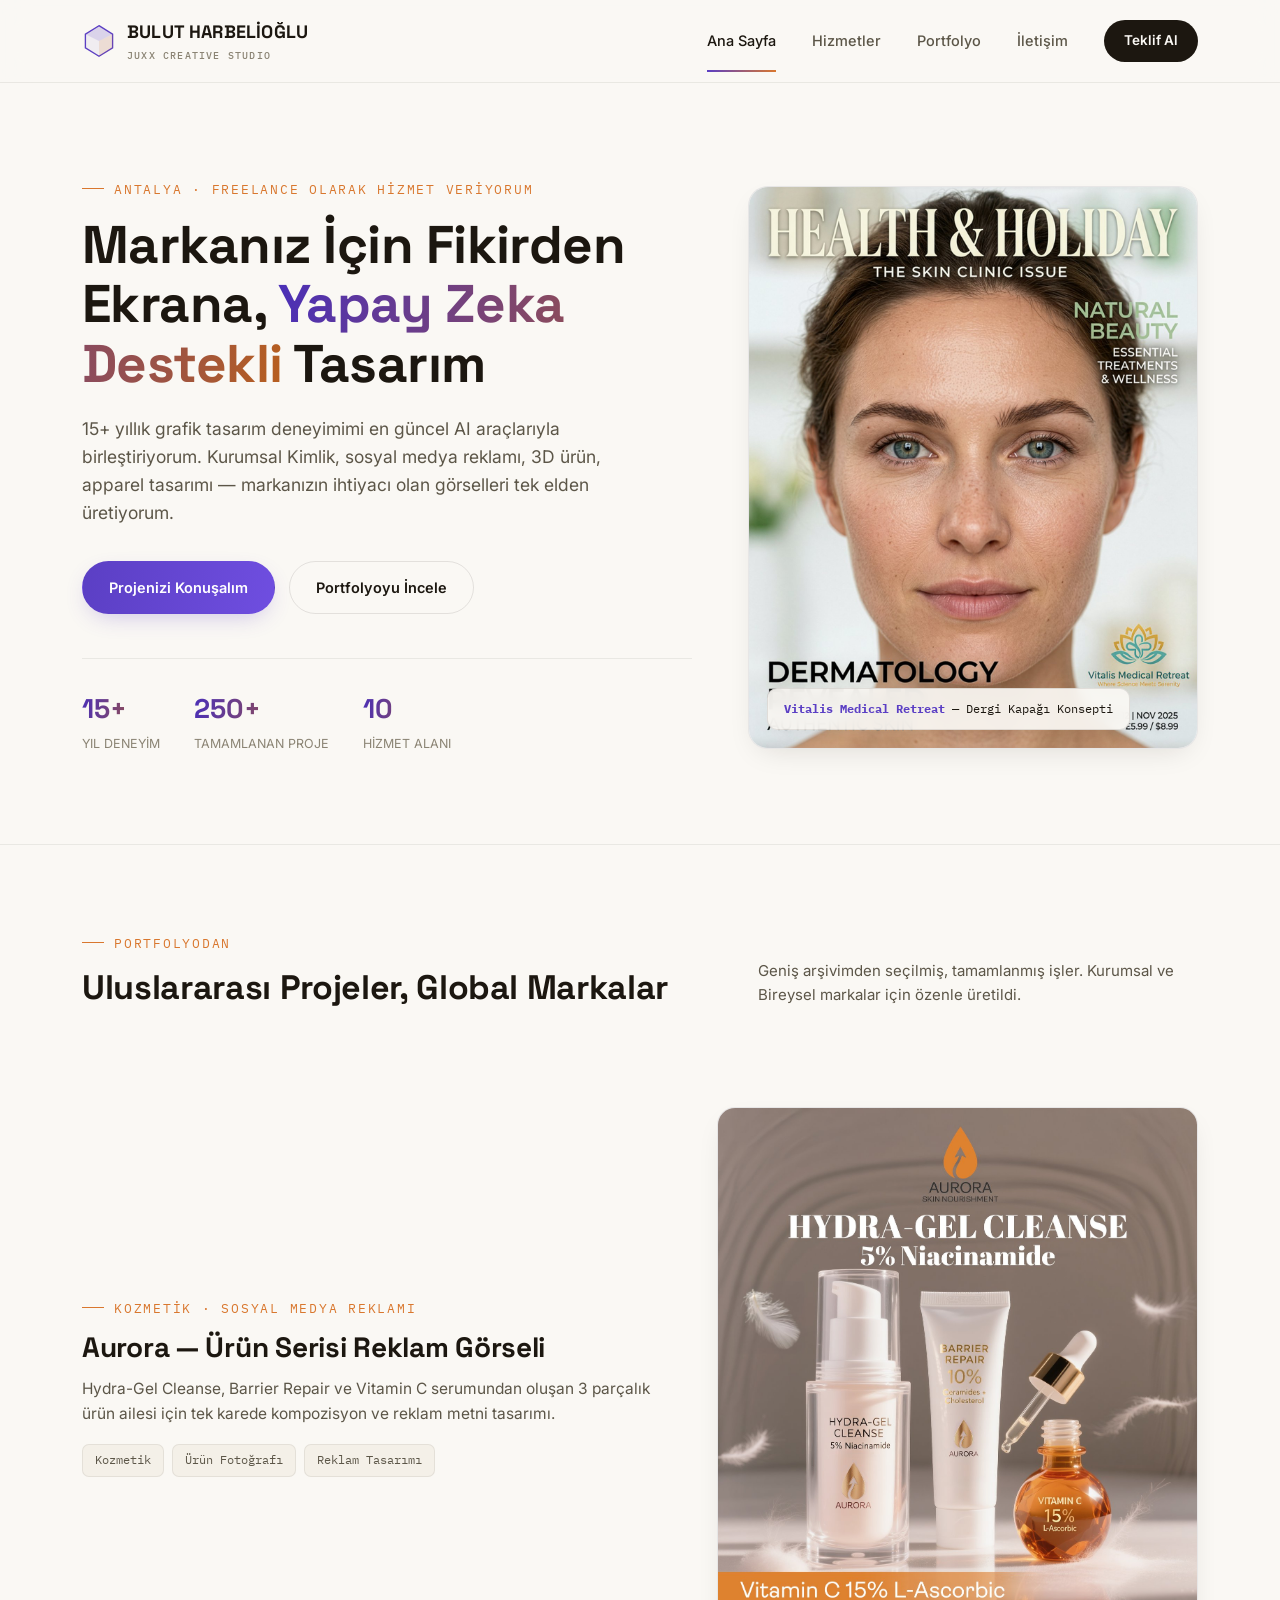
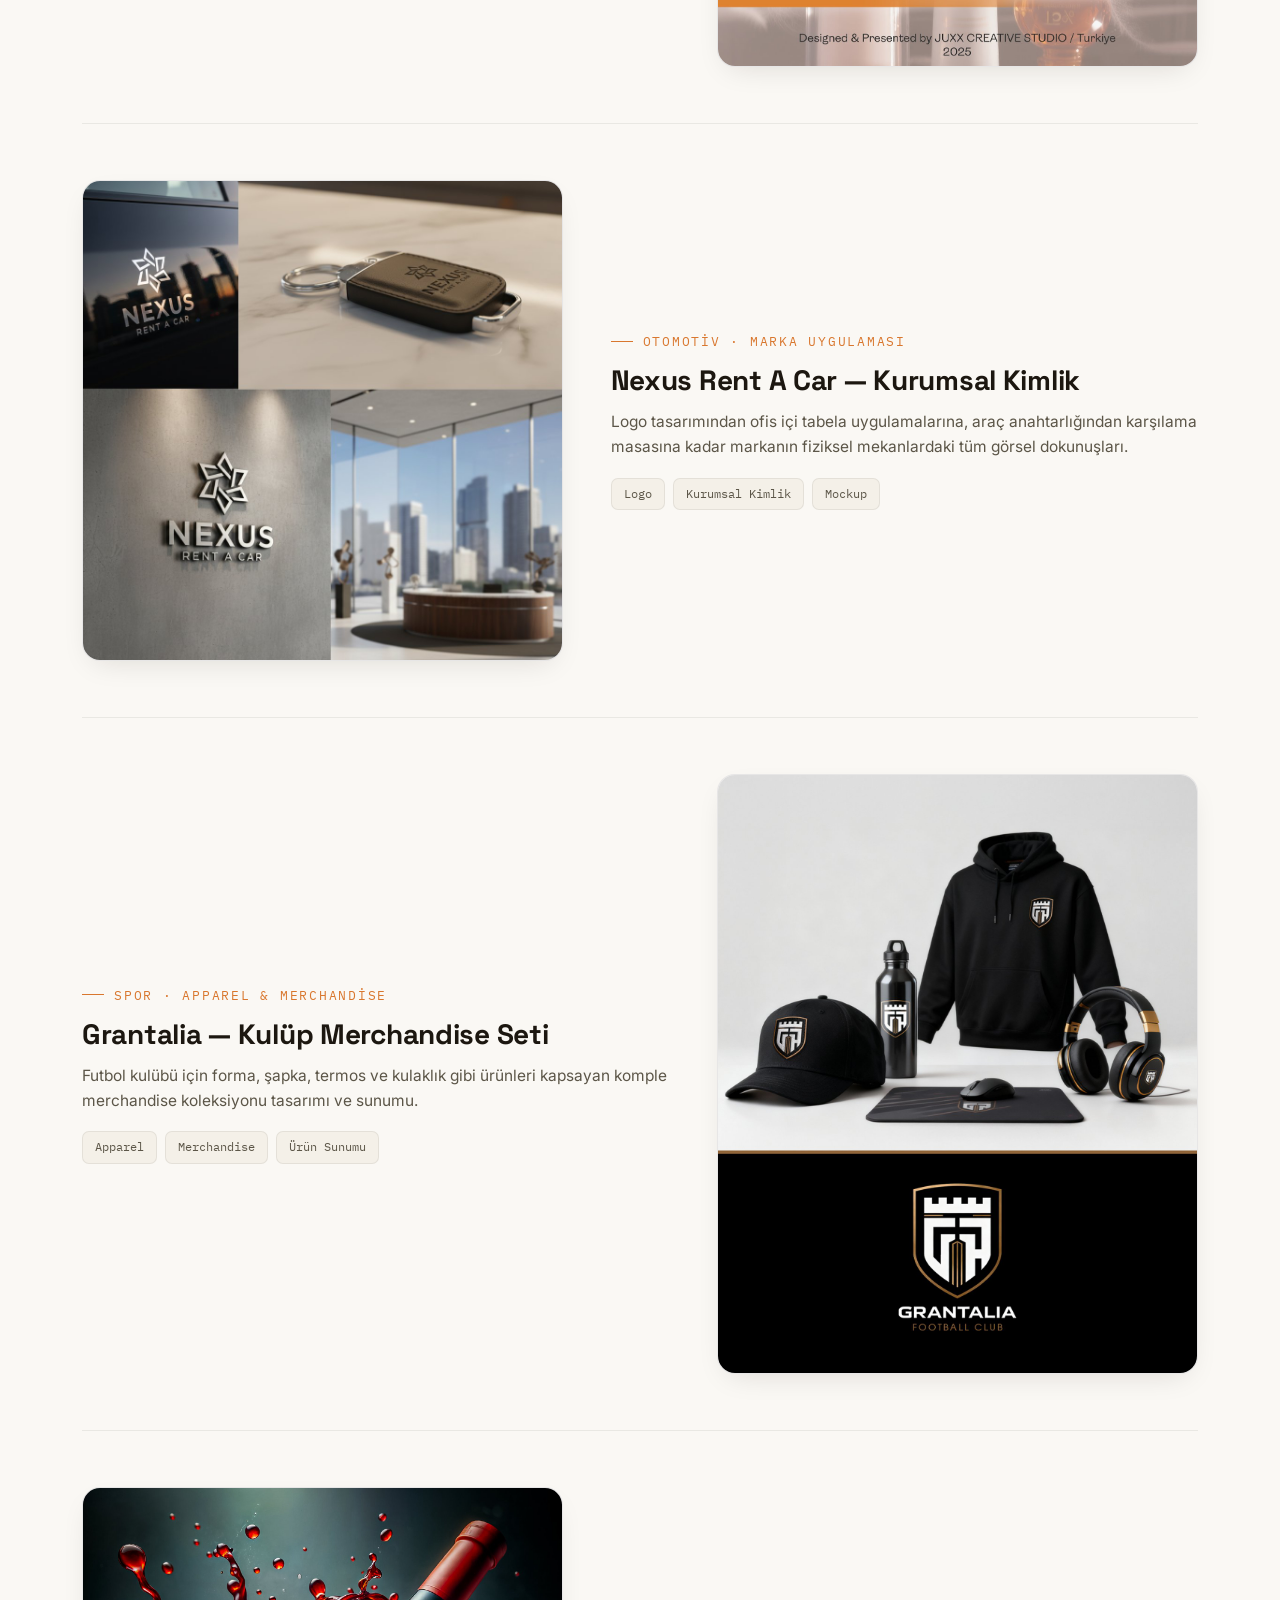
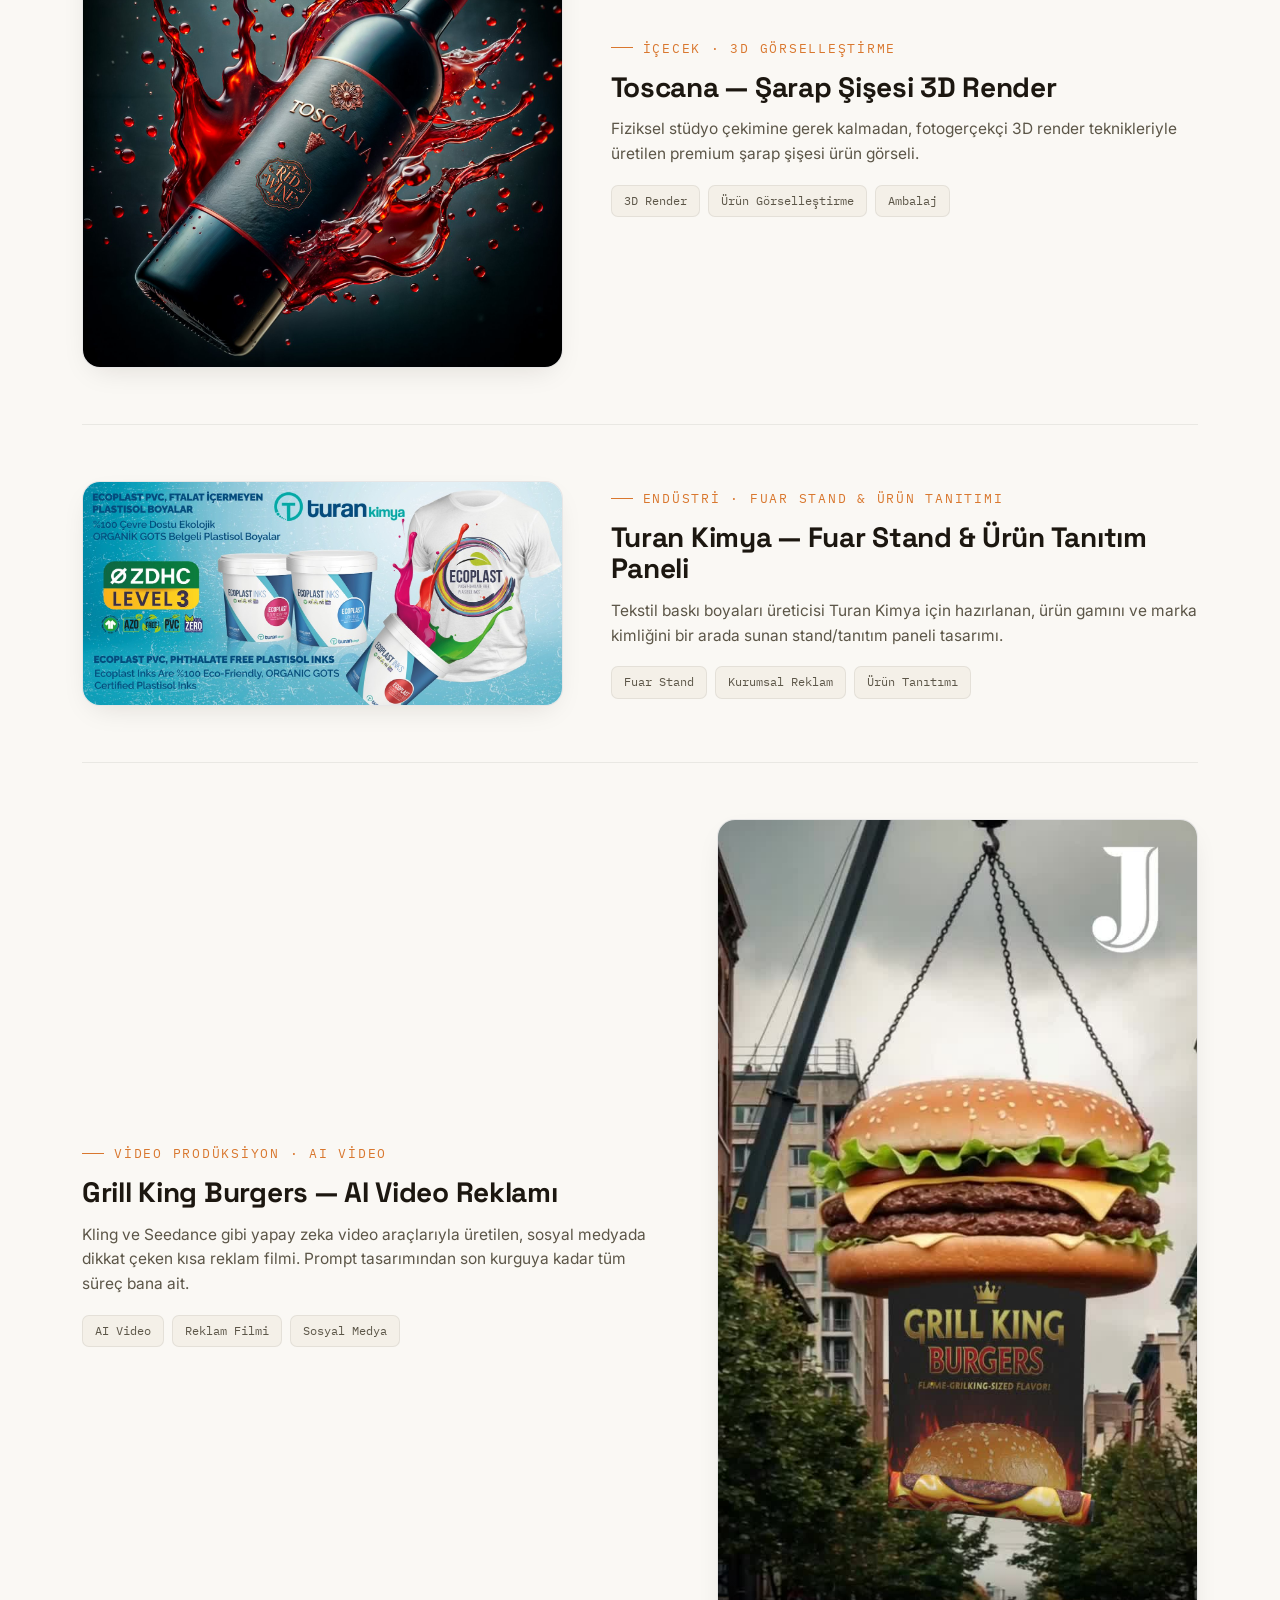
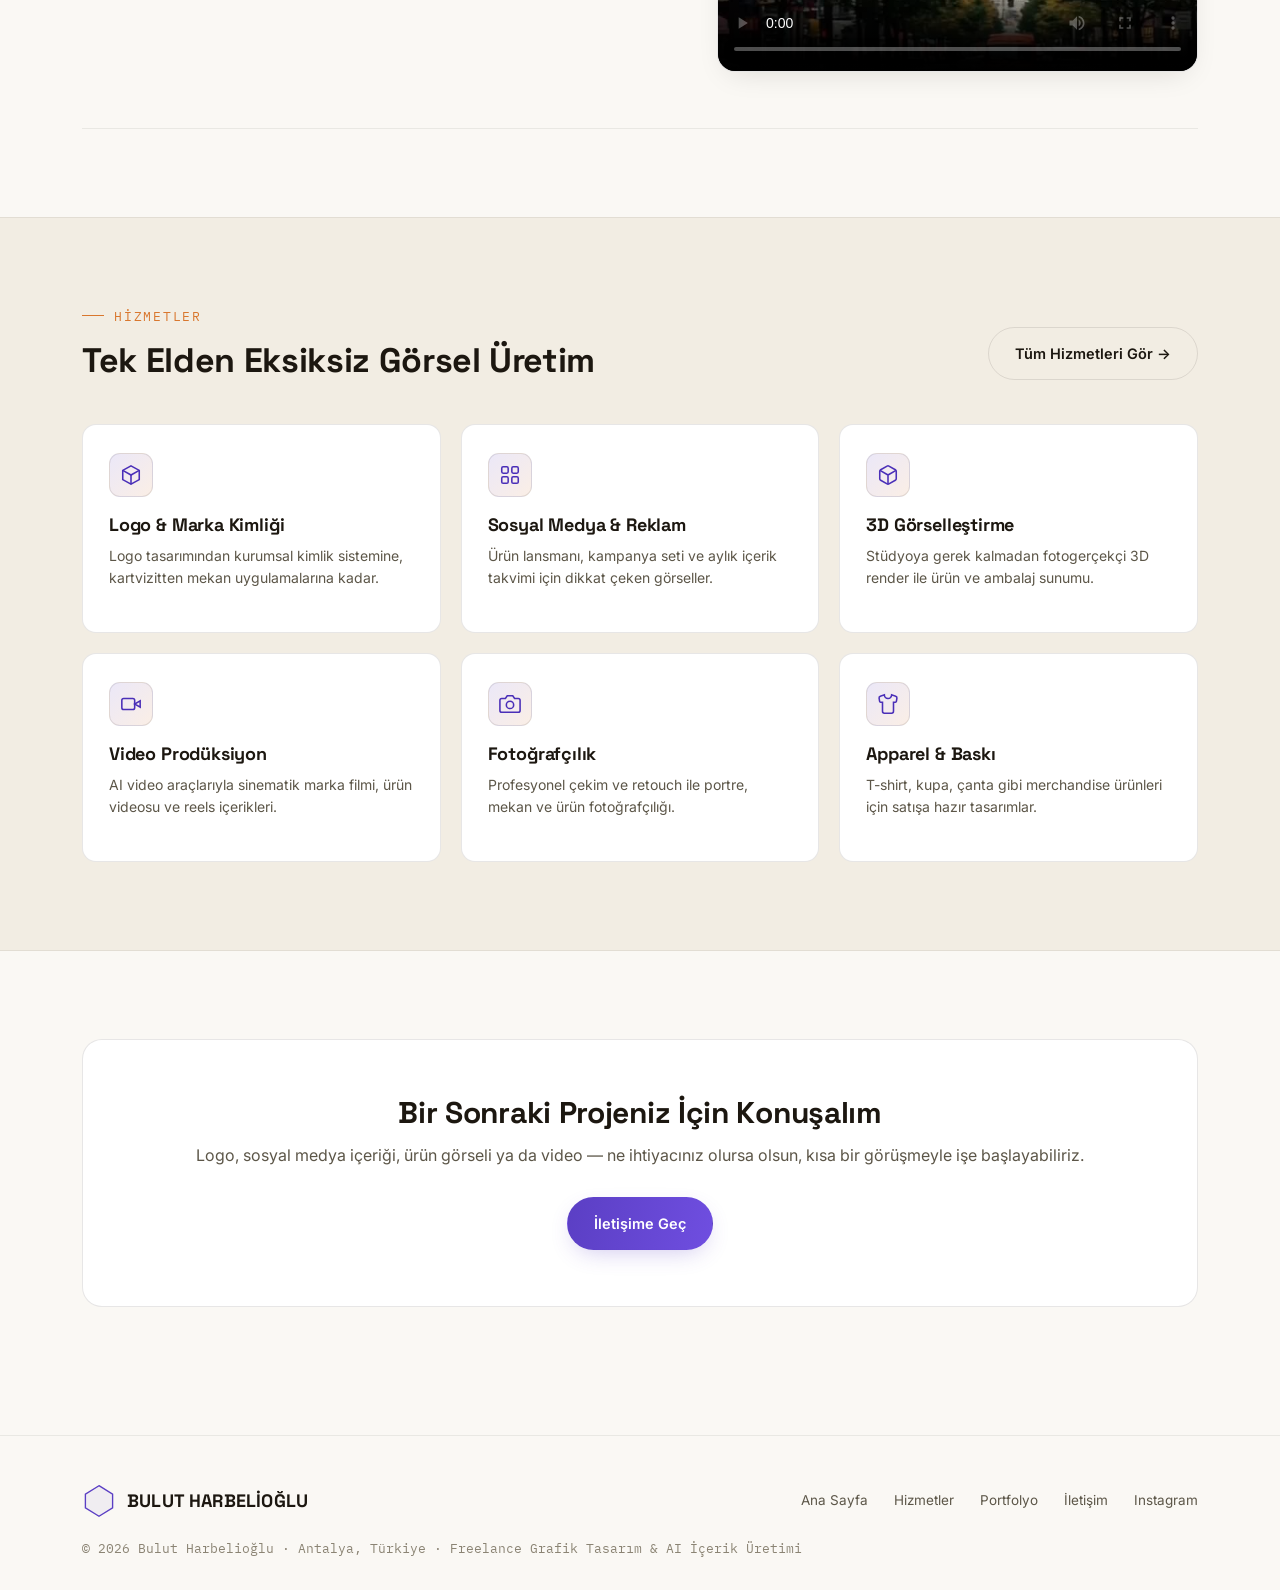
<file: index.html>
<!DOCTYPE html>
<html lang="tr">
<head>
<meta charset="UTF-8">
<meta name="viewport" content="width=device-width, initial-scale=1.0">
<title>Bulut Harbelioğlu — Grafik Tasarım & AI Destekli Görsel İçerik</title>
<meta name="description" content="Logo, sosyal medya, 3D görselleştirme, video prodüksiyon ve fotoğraf — 15+ yıllık deneyim ve yapay zeka destekli üretimle markanız için eksiksiz görsel çözümler.">
<link rel="stylesheet" href="style.css">
</head>
<body>

<header class="site-header">
  <div class="nav-inner">
    <a href="index.html" class="logo-mark">
      <span class="logo-glyph">
        <svg viewBox="0 0 40 40" fill="none">
          <defs>
            <linearGradient id="lg1" x1="0" y1="0" x2="40" y2="40">
              <stop offset="0" stop-color="#5b3fc4"/>
              <stop offset="1" stop-color="#d9772e"/>
            </linearGradient>
          </defs>
          <polygon points="20,2 36,12 36,28 20,38 4,28 4,12" stroke="url(#lg1)" stroke-width="1.6" fill="rgba(91,63,196,0.06)"/>
          <polygon points="20,2 36,12 20,20 4,12" fill="rgba(91,63,196,0.15)"/>
          <polygon points="20,20 36,12 36,28 20,38" fill="rgba(217,119,46,0.15)"/>
          <line x1="20" y1="2" x2="20" y2="38" stroke="url(#lg1)" stroke-width="0.8"/>
        </svg>
      </span>
      <span>BULUT HARBELİOĞLU<span class="sub">JUXX CREATIVE STUDIO</span></span>
    </a>
    <nav class="main-nav">
      <a href="index.html" class="active">Ana Sayfa</a>
      <a href="hizmetler.html">Hizmetler</a>
      <a href="portfolyo.html">Portfolyo</a>
      <a href="iletisim.html">İletişim</a>
      <a href="iletisim.html" class="nav-cta">Teklif Al</a>
    </nav>
  </div>
</header>

<section class="hero">
  <div class="wrap hero-grid">
    <div>
      <div class="eyebrow">Antalya · Freelance Olarak Hizmet Veriyorum</div>
      <h1>Markanız İçin Fikirden Ekrana, <span class="accent">Yapay Zeka Destekli</span> Tasarım</h1>
      <p class="lead">15+ yıllık grafik tasarım deneyimimi en güncel AI araçlarıyla birleştiriyorum. Kurumsal Kimlik, sosyal medya reklamı, 3D ürün, apparel tasarımı — markanızın ihtiyacı olan görselleri tek elden üretiyorum.</p>
      <div class="hero-actions">
        <a href="iletisim.html" class="btn btn-primary">Projenizi Konuşalım</a>
        <a href="portfolyo.html" class="btn btn-ghost">Portfolyoyu İncele</a>
      </div>
      <div class="hero-stats">
        <div class="stat"><b>15+</b><span>YIL DENEYİM</span></div>
        <div class="stat"><b>250+</b><span>TAMAMLANAN PROJE</span></div>
        <div class="stat"><b>10</b><span>HİZMET ALANI</span></div>
      </div>
    </div>
    <div>
      <div class="hero-visual">
        <img src="assets/work/social/vitalis_magazine_cover.jpg" alt="Vitalis Medical Retreat dergi kapağı tasarımı">
        <div class="hv-tag"><b>Vitalis Medical Retreat</b> — Dergi Kapağı Konsepti</div>
      </div>
    </div>
  </div>
</section>

<section>
  <div class="wrap">
    <div class="section-head">
      <div>
        <div class="eyebrow">Portfolyodan</div>
        <h2>Uluslararası Projeler, Global Markalar</h2>
      </div>
      <p>Geniş arşivimden seçilmiş, tamamlanmış işler. Kurumsal ve Bireysel markalar için özenle üretildi.</p>
    </div>

    <div class="feature-row">
      <div class="feature-text">
        <div class="eyebrow">Kozmetik · Sosyal Medya Reklamı</div>
        <h3>Aurora — Ürün Serisi Reklam Görseli</h3>
        <p>Hydra-Gel Cleanse, Barrier Repair ve Vitamin C serumundan oluşan 3 parçalık ürün ailesi için tek karede kompozisyon ve reklam metni tasarımı.</p>
        <div class="feature-tags"><span>Kozmetik</span><span>Ürün Fotoğrafı</span><span>Reklam Tasarımı</span></div>
      </div>
      <div class="feature-img"><img src="assets/work/social/aurora_skincare_grid.jpg" alt="Aurora kozmetik ürün serisi reklam görseli"></div>
    </div>

    <div class="feature-row reverse">
      <div class="feature-text">
        <div class="eyebrow">Otomotiv · Marka Uygulaması</div>
        <h3>Nexus Rent A Car — Kurumsal Kimlik</h3>
        <p>Logo tasarımından ofis içi tabela uygulamalarına, araç anahtarlığından karşılama masasına kadar markanın fiziksel mekanlardaki tüm görsel dokunuşları.</p>
        <div class="feature-tags"><span>Logo</span><span>Kurumsal Kimlik</span><span>Mockup</span></div>
      </div>
      <div class="feature-img"><img src="assets/work/logo/nexus_01.jpg" alt="Nexus Rent A Car ofis ve karşılama alanı marka uygulaması"></div>
    </div>

    <div class="feature-row">
      <div class="feature-text">
        <div class="eyebrow">Spor · Apparel & Merchandise</div>
        <h3>Grantalia — Kulüp Merchandise Seti</h3>
        <p>Futbol kulübü için forma, şapka, termos ve kulaklık gibi ürünleri kapsayan komple merchandise koleksiyonu tasarımı ve sunumu.</p>
        <div class="feature-tags"><span>Apparel</span><span>Merchandise</span><span>Ürün Sunumu</span></div>
      </div>
      <div class="feature-img"><img src="assets/work/apparel/grantalia_08.jpg" alt="Grantalia kulüp merchandise koleksiyonu"></div>
    </div>

    <div class="feature-row reverse">
      <div class="feature-text">
        <div class="eyebrow">İçecek · 3D Görselleştirme</div>
        <h3>Toscana — Şarap Şişesi 3D Render</h3>
        <p>Fiziksel stüdyo çekimine gerek kalmadan, fotogerçekçi 3D render teknikleriyle üretilen premium şarap şişesi ürün görseli.</p>
        <div class="feature-tags"><span>3D Render</span><span>Ürün Görselleştirme</span><span>Ambalaj</span></div>
      </div>
      <div class="feature-img"><img src="assets/work/threed/toscana_wine_48.jpg" alt="Toscana şarap şişesi 3D render görseli"></div>
    </div>

    <div class="feature-row reverse">
      <div class="feature-text">
        <div class="eyebrow">Endüstri · Fuar Stand & Ürün Tanıtımı</div>
        <h3>Turan Kimya — Fuar Stand & Ürün Tanıtım Paneli</h3>
        <p>Tekstil baskı boyaları üreticisi Turan Kimya için hazırlanan, ürün gamını ve marka kimliğini bir arada sunan stand/tanıtım paneli tasarımı.</p>
        <div class="feature-tags"><span>Fuar Stand</span><span>Kurumsal Reklam</span><span>Ürün Tanıtımı</span></div>
      </div>
      <div class="feature-img"><img src="assets/work/kurumsal/turankimya_stand.jpg" alt="Turan Kimya fuar stand ve ürün tanıtım paneli"></div>
    </div>

    <div class="feature-row">
      <div class="feature-text">
        <div class="eyebrow">Video Prodüksiyon · AI Video</div>
        <h3>Grill King Burgers — AI Video Reklamı</h3>
        <p>Kling ve Seedance gibi yapay zeka video araçlarıyla üretilen, sosyal medyada dikkat çeken kısa reklam filmi. Prompt tasarımından son kurguya kadar tüm süreç bana ait.</p>
        <div class="feature-tags"><span>AI Video</span><span>Reklam Filmi</span><span>Sosyal Medya</span></div>
      </div>
      <div class="feature-img">
        <video controls preload="metadata" poster="assets/work/video/grillking_poster.jpg" style="width:100%; display:block;">
          <source src="assets/work/video/grillking_reel.mp4" type="video/mp4">
        </video>
      </div>
    </div>

  </div>
</section>

<section style="background:var(--bg-alt); border-top:1px solid var(--border-soft); border-bottom:1px solid var(--border-soft);">
  <div class="wrap">
    <div class="section-head">
      <div>
        <div class="eyebrow">Hizmetler</div>
        <h2>Tek Elden Eksiksiz Görsel Üretim</h2>
      </div>
      <a href="hizmetler.html" class="btn btn-ghost">Tüm Hizmetleri Gör →</a>
    </div>
    <div class="svc-grid">

      <div class="svc-card">
        <div class="svc-icon"><svg viewBox="0 0 24 24" fill="none" stroke-width="1.7"><path d="M12 2 21 7v10l-9 5-9-5V7z"/><path d="M3 7l9 5 9-5"/><path d="M12 12v10"/></svg></div>
        <h3>Logo & Marka Kimliği</h3>
        <p>Logo tasarımından kurumsal kimlik sistemine, kartvizitten mekan uygulamalarına kadar.</p>
      </div>

      <div class="svc-card">
        <div class="svc-icon"><svg viewBox="0 0 24 24" fill="none" stroke-width="1.7"><rect x="3" y="3" width="7" height="7" rx="1.5"/><rect x="14" y="3" width="7" height="7" rx="1.5"/><rect x="3" y="14" width="7" height="7" rx="1.5"/><rect x="14" y="14" width="7" height="7" rx="1.5"/></svg></div>
        <h3>Sosyal Medya & Reklam</h3>
        <p>Ürün lansmanı, kampanya seti ve aylık içerik takvimi için dikkat çeken görseller.</p>
      </div>

      <div class="svc-card">
        <div class="svc-icon"><svg viewBox="0 0 24 24" fill="none" stroke-width="1.7"><path d="M21 16V8a2 2 0 0 0-1-1.73l-7-4a2 2 0 0 0-2 0l-7 4A2 2 0 0 0 3 8v8a2 2 0 0 0 1 1.73l7 4a2 2 0 0 0 2 0l7-4A2 2 0 0 0 21 16z"/><path d="M3.27 6.96 12 12.01l8.73-5.05M12 22.08V12"/></svg></div>
        <h3>3D Görselleştirme</h3>
        <p>Stüdyoya gerek kalmadan fotogerçekçi 3D render ile ürün ve ambalaj sunumu.</p>
      </div>

      <div class="svc-card">
        <div class="svc-icon"><svg viewBox="0 0 24 24" fill="none" stroke-width="1.7"><rect x="2" y="6" width="14" height="12" rx="2"/><path d="M22 8.5v7l-6-3.5z"/></svg></div>
        <h3>Video Prodüksiyon</h3>
        <p>AI video araçlarıyla sinematik marka filmi, ürün videosu ve reels içerikleri.</p>
      </div>

      <div class="svc-card">
        <div class="svc-icon"><svg viewBox="0 0 24 24" fill="none" stroke-width="1.7"><path d="M23 19a2 2 0 0 1-2 2H3a2 2 0 0 1-2-2V8a2 2 0 0 1 2-2h4l2-3h6l2 3h4a2 2 0 0 1 2 2z"/><circle cx="12" cy="13" r="4"/></svg></div>
        <h3>Fotoğrafçılık</h3>
        <p>Profesyonel çekim ve retouch ile portre, mekan ve ürün fotoğrafçılığı.</p>
      </div>

      <div class="svc-card">
        <div class="svc-icon"><svg viewBox="0 0 24 24" fill="none" stroke-width="1.7"><path d="M20.38 3.46 16 2a4 4 0 0 1-8 0L3.62 3.46a2 2 0 0 0-1.34 2.23l.58 3.47a1 1 0 0 0 .99.84H6v10a2 2 0 0 0 2 2h8a2 2 0 0 0 2-2V10h2.15a1 1 0 0 0 .99-.84l.58-3.47a2 2 0 0 0-1.34-2.23z"/></svg></div>
        <h3>Apparel & Baskı</h3>
        <p>T-shirt, kupa, çanta gibi merchandise ürünleri için satışa hazır tasarımlar.</p>
      </div>

    </div>
  </div>
</section>

<section>
  <div class="wrap">
    <div class="cta-band">
      <h2>Bir Sonraki Projeniz İçin Konuşalım</h2>
      <p>Logo, sosyal medya içeriği, ürün görseli ya da video — ne ihtiyacınız olursa olsun, kısa bir görüşmeyle işe başlayabiliriz.</p>
      <a href="iletisim.html" class="btn btn-primary">İletişime Geç</a>
    </div>
  </div>
</section>

<footer>
  <div class="wrap">
    <div class="footer-inner">
      <div class="logo-mark">
        <span class="logo-glyph">
          <svg viewBox="0 0 40 40" fill="none">
            <polygon points="20,2 36,12 36,28 20,38 4,28 4,12" stroke="#5b3fc4" stroke-width="1.6" fill="rgba(91,63,196,0.06)"/>
          </svg>
        </span>
        <span>BULUT HARBELİOĞLU</span>
      </div>
      <div class="footer-links">
        <a href="index.html">Ana Sayfa</a>
        <a href="hizmetler.html">Hizmetler</a>
        <a href="portfolyo.html">Portfolyo</a>
        <a href="iletisim.html">İletişim</a>
        <a href="https://www.instagram.com/juxx_creative/" target="_blank">Instagram</a>
      </div>
    </div>
    <div class="footer-note">© 2026 Bulut Harbelioğlu · Antalya, Türkiye · Freelance Grafik Tasarım & AI İçerik Üretimi</div>
  </div>
</footer>

<script src="script.js"></script>
</body>
</html>
</file>
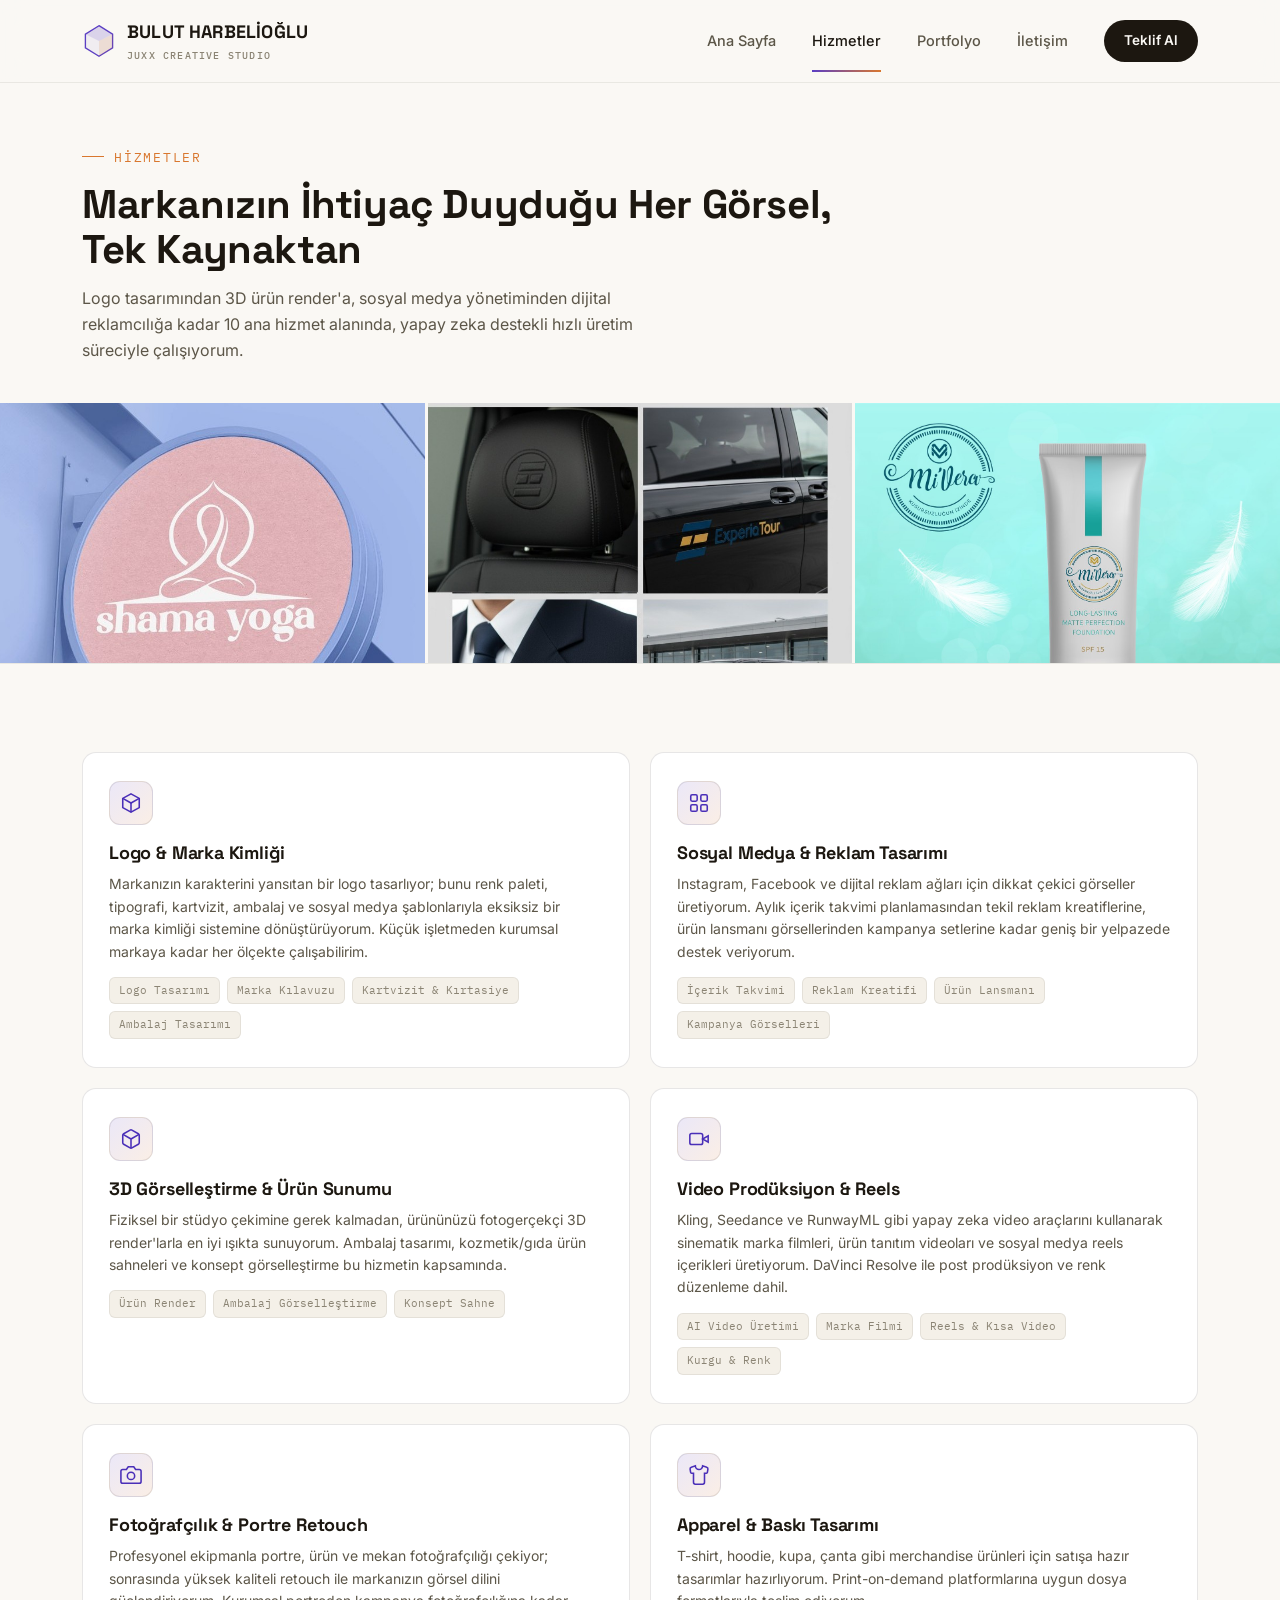
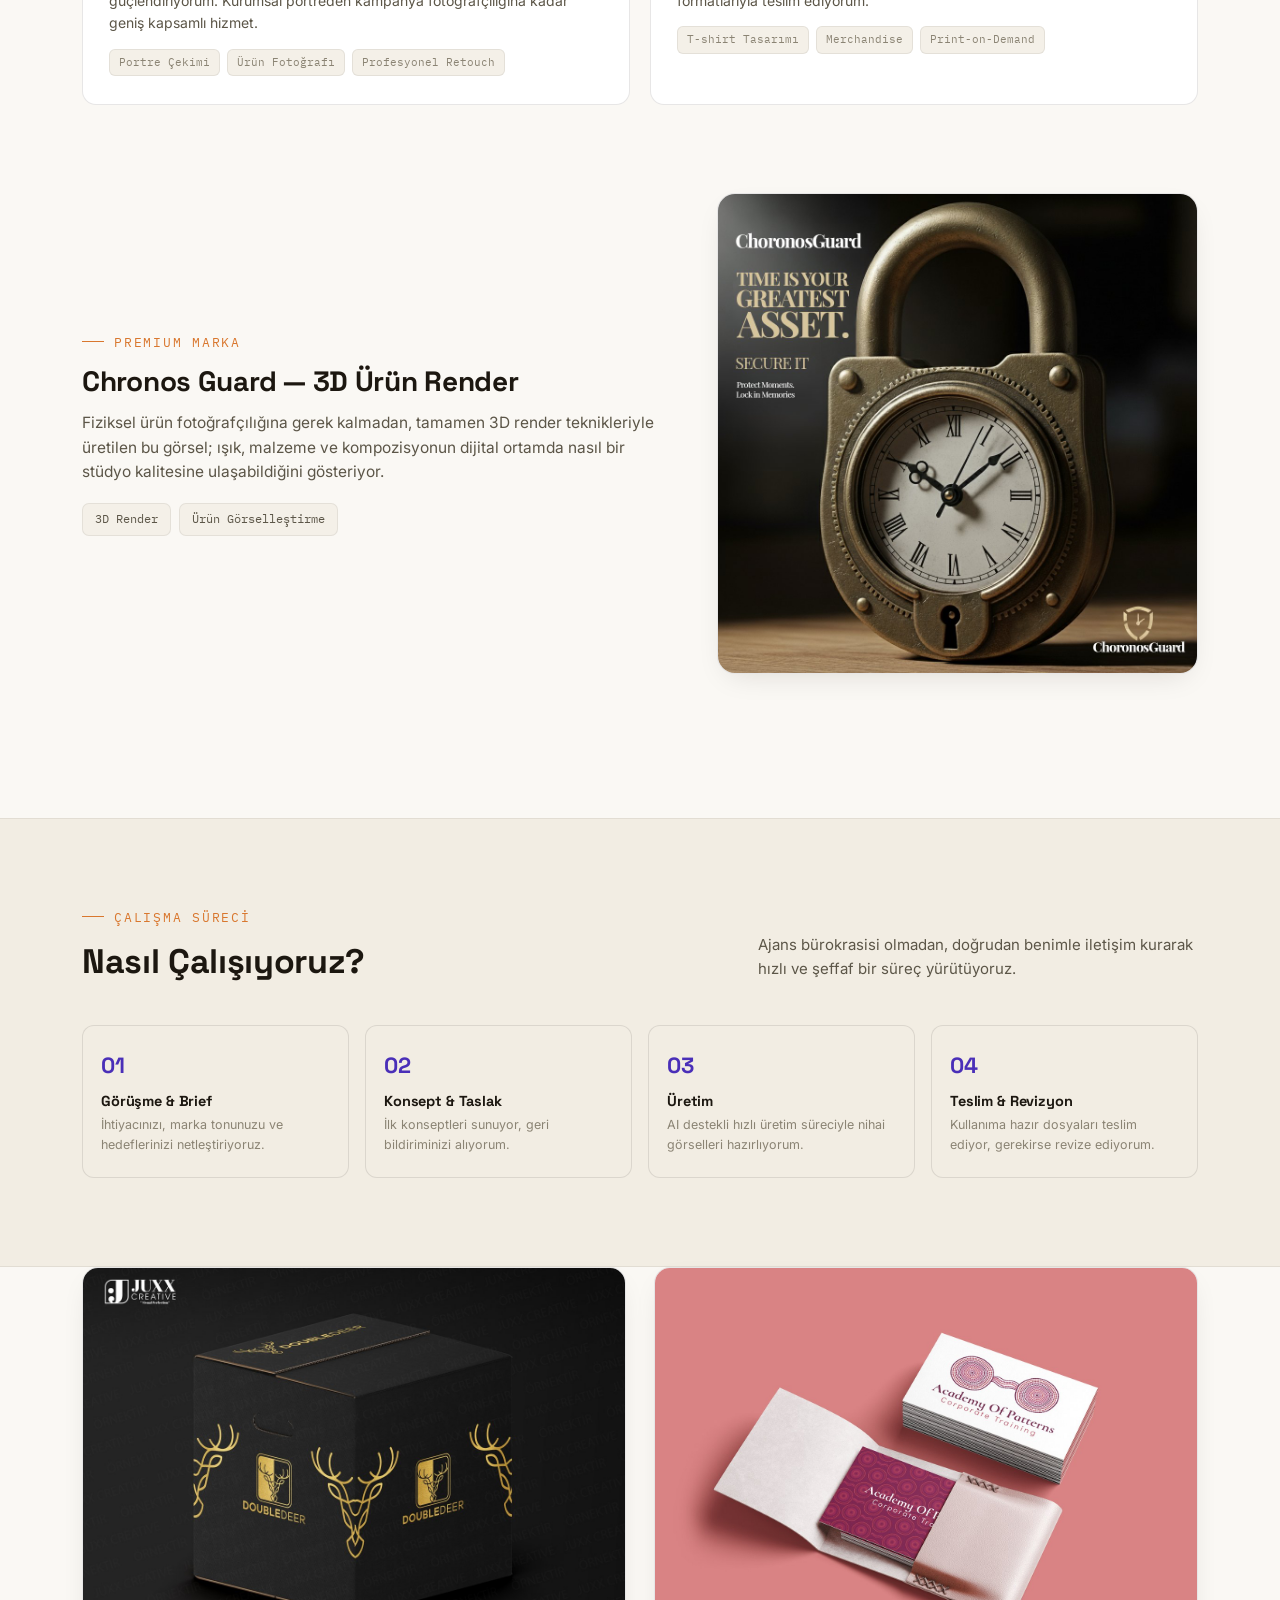
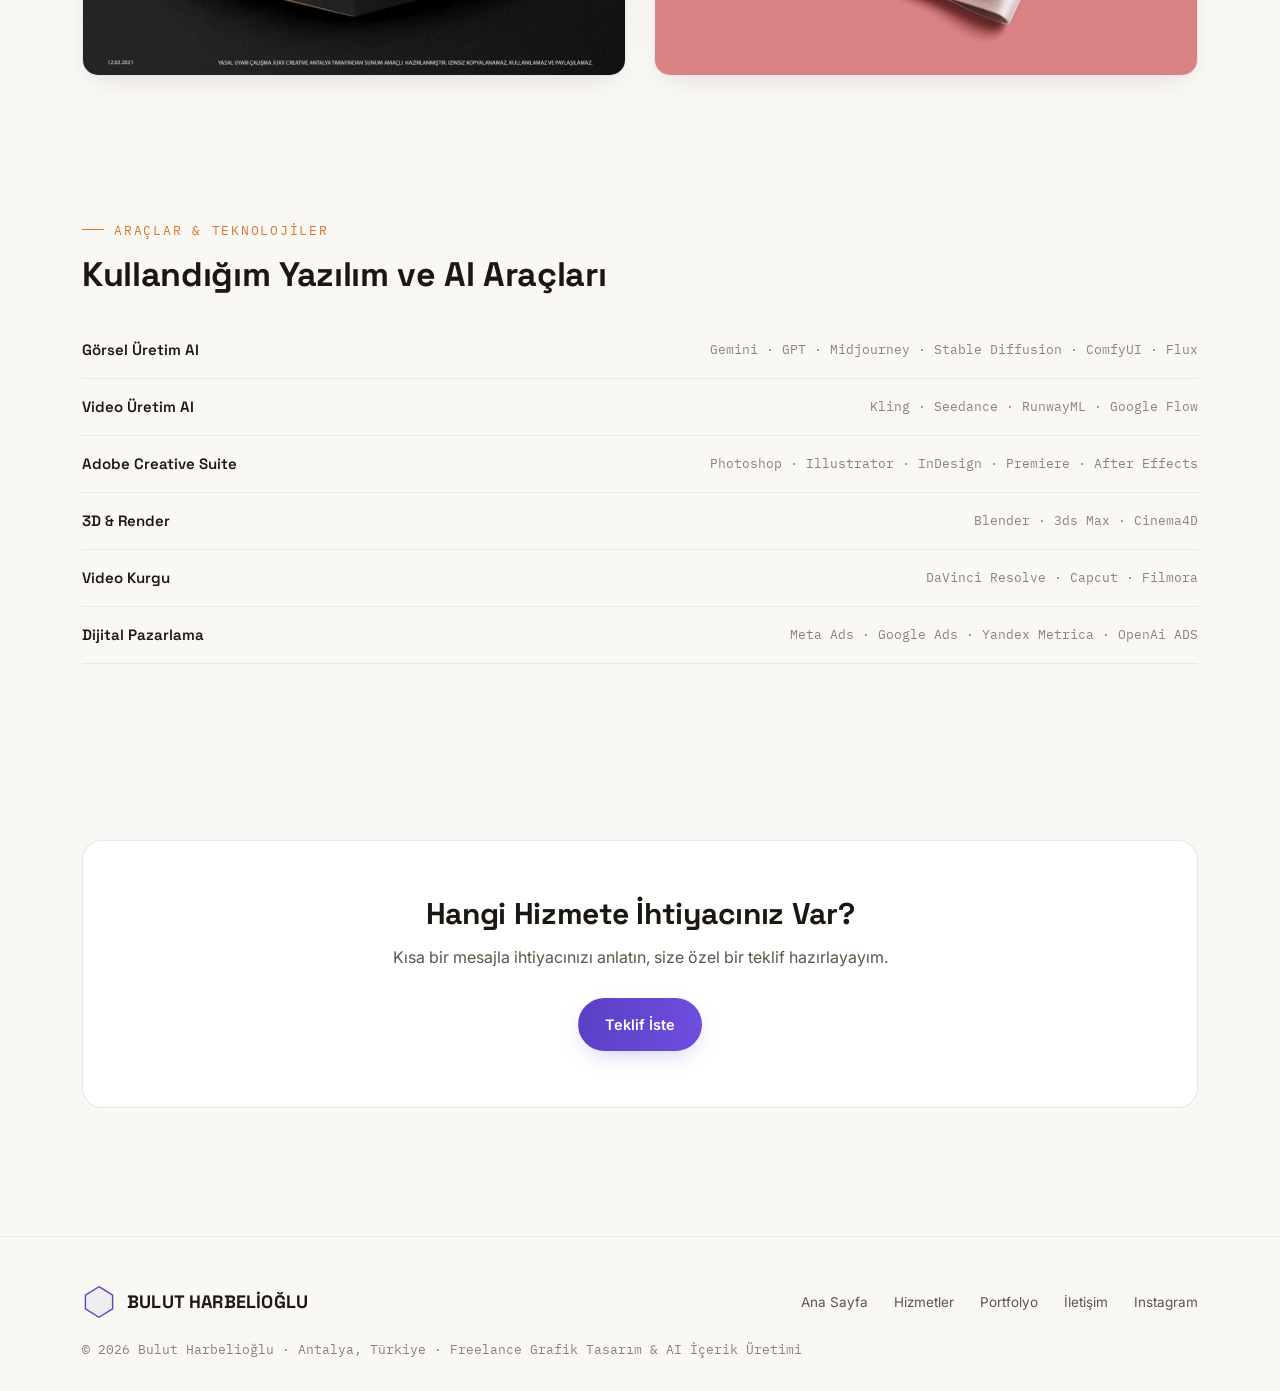
<file: hizmetler.html>
<!DOCTYPE html>
<html lang="tr">
<head>
<meta charset="UTF-8">
<meta name="viewport" content="width=device-width, initial-scale=1.0">
<title>Hizmetler — Bulut Harbelioğlu</title>
<meta name="description" content="Logo & marka kimliği, sosyal medya tasarımı, 3D görselleştirme, video prodüksiyon, fotoğrafçılık ve apparel tasarımı hizmetleri. Meta, Open Ai ve Google Reklam hizmetleri">
<link rel="stylesheet" href="style.css">
</head>
<body>

<header class="site-header">
  <div class="nav-inner">
    <a href="index.html" class="logo-mark">
      <span class="logo-glyph">
        <svg viewBox="0 0 40 40" fill="none">
          <defs>
            <linearGradient id="lg1" x1="0" y1="0" x2="40" y2="40">
              <stop offset="0" stop-color="#5b3fc4"/>
              <stop offset="1" stop-color="#d9772e"/>
            </linearGradient>
          </defs>
          <polygon points="20,2 36,12 36,28 20,38 4,28 4,12" stroke="url(#lg1)" stroke-width="1.6" fill="rgba(91,63,196,0.06)"/>
          <polygon points="20,2 36,12 20,20 4,12" fill="rgba(91,63,196,0.15)"/>
          <polygon points="20,20 36,12 36,28 20,38" fill="rgba(217,119,46,0.15)"/>
          <line x1="20" y1="2" x2="20" y2="38" stroke="url(#lg1)" stroke-width="0.8"/>
        </svg>
      </span>
      <span>BULUT HARBELİOĞLU<span class="sub">JUXX CREATIVE STUDIO</span></span>
    </a>
    <nav class="main-nav">
      <a href="index.html">Ana Sayfa</a>
      <a href="hizmetler.html" class="active">Hizmetler</a>
      <a href="portfolyo.html">Portfolyo</a>
      <a href="iletisim.html">İletişim</a>
      <a href="iletisim.html" class="nav-cta">Teklif Al</a>
    </nav>
  </div>
</header>

<section class="page-hero">
  <div class="wrap">
    <div class="eyebrow">Hizmetler</div>
    <h1>Markanızın İhtiyaç Duyduğu Her Görsel, <br>Tek Kaynaktan</h1>
    <p>Logo tasarımından 3D ürün render'a, sosyal medya yönetiminden dijital reklamcılığa kadar 10 ana hizmet alanında, yapay zeka destekli hızlı üretim süreciyle çalışıyorum.</p>
  </div>
  <div class="page-hero-imgrow">
    <img src="assets/work/kurumsal/shamayoga_signage.jpg" alt="Shama Yoga tabela tasarımı">
    <img src="assets/work/kurumsal/experia.jpg" alt="Experia Tour kurumsal tasarım">
    <img src="assets/work/kurumsal/mivera_istanbul.jpg" alt="Mivera İstanbul marka tasarımı">
  </div>
</section>

<section>
  <div class="wrap">
    <div class="svc-grid" style="grid-template-columns:1fr 1fr;">

      <div class="svc-card">
        <div class="svc-icon"><svg viewBox="0 0 24 24" fill="none" stroke-width="1.7"><path d="M12 2 21 7v10l-9 5-9-5V7z"/><path d="M3 7l9 5 9-5"/><path d="M12 12v10"/></svg></div>
        <h3>Logo & Marka Kimliği</h3>
        <p>Markanızın karakterini yansıtan bir logo tasarlıyor; bunu renk paleti, tipografi, kartvizit, ambalaj ve sosyal medya şablonlarıyla eksiksiz bir marka kimliği sistemine dönüştürüyorum. Küçük işletmeden kurumsal markaya kadar her ölçekte çalışabilirim.</p>
        <div class="svc-tags"><span>Logo Tasarımı</span><span>Marka Kılavuzu</span><span>Kartvizit & Kırtasiye</span><span>Ambalaj Tasarımı</span></div>
      </div>

      <div class="svc-card">
        <div class="svc-icon"><svg viewBox="0 0 24 24" fill="none" stroke-width="1.7"><rect x="3" y="3" width="7" height="7" rx="1.5"/><rect x="14" y="3" width="7" height="7" rx="1.5"/><rect x="3" y="14" width="7" height="7" rx="1.5"/><rect x="14" y="14" width="7" height="7" rx="1.5"/></svg></div>
        <h3>Sosyal Medya & Reklam Tasarımı</h3>
        <p>Instagram, Facebook ve dijital reklam ağları için dikkat çekici görseller üretiyorum. Aylık içerik takvimi planlamasından tekil reklam kreatiflerine, ürün lansmanı görsellerinden kampanya setlerine kadar geniş bir yelpazede destek veriyorum.</p>
        <div class="svc-tags"><span>İçerik Takvimi</span><span>Reklam Kreatifi</span><span>Ürün Lansmanı</span><span>Kampanya Görselleri</span></div>
      </div>

      <div class="svc-card">
        <div class="svc-icon"><svg viewBox="0 0 24 24" fill="none" stroke-width="1.7"><path d="M21 16V8a2 2 0 0 0-1-1.73l-7-4a2 2 0 0 0-2 0l-7 4A2 2 0 0 0 3 8v8a2 2 0 0 0 1 1.73l7 4a2 2 0 0 0 2 0l7-4A2 2 0 0 0 21 16z"/><path d="M3.27 6.96 12 12.01l8.73-5.05M12 22.08V12"/></svg></div>
        <h3>3D Görselleştirme & Ürün Sunumu</h3>
        <p>Fiziksel bir stüdyo çekimine gerek kalmadan, ürününüzü fotogerçekçi 3D render'larla en iyi ışıkta sunuyorum. Ambalaj tasarımı, kozmetik/gıda ürün sahneleri ve konsept görselleştirme bu hizmetin kapsamında.</p>
        <div class="svc-tags"><span>Ürün Render</span><span>Ambalaj Görselleştirme</span><span>Konsept Sahne</span></div>
      </div>

      <div class="svc-card">
        <div class="svc-icon"><svg viewBox="0 0 24 24" fill="none" stroke-width="1.7"><rect x="2" y="6" width="14" height="12" rx="2"/><path d="M22 8.5v7l-6-3.5z"/></svg></div>
        <h3>Video Prodüksiyon & Reels</h3>
        <p>Kling, Seedance ve RunwayML gibi yapay zeka video araçlarını kullanarak sinematik marka filmleri, ürün tanıtım videoları ve sosyal medya reels içerikleri üretiyorum. DaVinci Resolve ile post prodüksiyon ve renk düzenleme dahil.</p>
        <div class="svc-tags"><span>AI Video Üretimi</span><span>Marka Filmi</span><span>Reels & Kısa Video</span><span>Kurgu & Renk</span></div>
      </div>

      <div class="svc-card">
        <div class="svc-icon"><svg viewBox="0 0 24 24" fill="none" stroke-width="1.7"><path d="M23 19a2 2 0 0 1-2 2H3a2 2 0 0 1-2-2V8a2 2 0 0 1 2-2h4l2-3h6l2 3h4a2 2 0 0 1 2 2z"/><circle cx="12" cy="13" r="4"/></svg></div>
        <h3>Fotoğrafçılık & Portre Retouch</h3>
        <p>Profesyonel ekipmanla portre, ürün ve mekan fotoğrafçılığı çekiyor; sonrasında yüksek kaliteli retouch ile markanızın görsel dilini güçlendiriyorum. Kurumsal portreden kampanya fotoğrafçılığına kadar geniş kapsamlı hizmet.</p>
        <div class="svc-tags"><span>Portre Çekimi</span><span>Ürün Fotoğrafı</span><span>Profesyonel Retouch</span></div>
      </div>

      <div class="svc-card">
        <div class="svc-icon"><svg viewBox="0 0 24 24" fill="none" stroke-width="1.7"><path d="M20.38 3.46 16 2a4 4 0 0 1-8 0L3.62 3.46a2 2 0 0 0-1.34 2.23l.58 3.47a1 1 0 0 0 .99.84H6v10a2 2 0 0 0 2 2h8a2 2 0 0 0 2-2V10h2.15a1 1 0 0 0 .99-.84l.58-3.47a2 2 0 0 0-1.34-2.23z"/></svg></div>
        <h3>Apparel & Baskı Tasarımı</h3>
        <p>T-shirt, hoodie, kupa, çanta gibi merchandise ürünleri için satışa hazır tasarımlar hazırlıyorum. Print-on-demand platformlarına uygun dosya formatlarıyla teslim ediyorum.</p>
        <div class="svc-tags"><span>T-shirt Tasarımı</span><span>Merchandise</span><span>Print-on-Demand</span></div>
      </div>

    </div>
  </div>
</section>

<section style="padding-top:0;">
  <div class="wrap">
    <div class="feature-row" style="border-bottom:none; padding-top:0;">
      <div class="feature-text">
        <div class="eyebrow">PREMIUM MARKA</div>
        <h3>Chronos Guard — 3D Ürün Render</h3>
        <p>Fiziksel ürün fotoğrafçılığına gerek kalmadan, tamamen 3D render teknikleriyle üretilen bu görsel; ışık, malzeme ve kompozisyonun dijital ortamda nasıl bir stüdyo kalitesine ulaşabildiğini gösteriyor.</p>
        <div class="feature-tags"><span>3D Render</span><span>Ürün Görselleştirme</span></div>
      </div>
      <div class="feature-img"><img src="assets/work/threed/choronos.jpg" alt="Chronos Guard 3D saat render"></div>
    </div>
  </div>
</section>

<section style="background:var(--bg-alt); border-top:1px solid var(--border-soft); border-bottom:1px solid var(--border-soft);">
  <div class="wrap">
    <div class="section-head">
      <div>
        <div class="eyebrow">Çalışma Süreci</div>
        <h2>Nasıl Çalışıyoruz?</h2>
      </div>
      <p>Ajans bürokrasisi olmadan, doğrudan benimle iletişim kurarak hızlı ve şeffaf bir süreç yürütüyoruz.</p>
    </div>
    <div class="process-strip">
      <div class="process-step">
        <div class="num">01</div>
        <h4>Görüşme & Brief</h4>
        <p>İhtiyacınızı, marka tonunuzu ve hedeflerinizi netleştiriyoruz.</p>
      </div>
      <div class="process-step">
        <div class="num">02</div>
        <h4>Konsept & Taslak</h4>
        <p>İlk konseptleri sunuyor, geri bildiriminizi alıyorum.</p>
      </div>
      <div class="process-step">
        <div class="num">03</div>
        <h4>Üretim</h4>
        <p>AI destekli hızlı üretim süreciyle nihai görselleri hazırlıyorum.</p>
      </div>
      <div class="process-step">
        <div class="num">04</div>
        <h4>Teslim & Revizyon</h4>
        <p>Kullanıma hazır dosyaları teslim ediyor, gerekirse revize ediyorum.</p>
      </div>
    </div>
  </div>
</section>

<section style="padding-top:0; padding-bottom:0;">
  <div class="wrap gallery-grid" style="margin-bottom:56px;">
    <div class="gcard"><img src="assets/work/threed/doubledeer_box.jpg" alt="Double Deer 3D ambalaj kutu render — hizmet örneği"></div>
    <div class="gcard"><img src="assets/work/kurumsal/aop_kartvizit.jpg" alt="Academy of Patterns kartvizit tasarımı — hizmet örneği"></div>
  </div>
</section>

<section>
  <div class="wrap">
    <div class="section-head">
      <div>
        <div class="eyebrow">Araçlar & Teknolojiler</div>
        <h2>Kullandığım Yazılım ve AI Araçları</h2>
      </div>
    </div>
    <div class="skill-list">
      <div class="skill-row"><b>Görsel Üretim AI</b><span>Gemini · GPT · Midjourney · Stable Diffusion · ComfyUI · Flux</span></div>
      <div class="skill-row"><b>Video Üretim AI</b><span>Kling · Seedance · RunwayML · Google Flow</span></div>
      <div class="skill-row"><b>Adobe Creative Suite</b><span>Photoshop · Illustrator · InDesign · Premiere · After Effects</span></div>
      <div class="skill-row"><b>3D & Render</b><span>Blender · 3ds Max · Cinema4D</span></div>
      <div class="skill-row"><b>Video Kurgu</b><span>DaVinci Resolve · Capcut · Filmora</span></div>
      <div class="skill-row"><b>Dijital Pazarlama</b><span>Meta Ads · Google Ads · Yandex Metrica · OpenAi ADS</span></div>
    </div>
  </div>
</section>

<section>
  <div class="wrap">
    <div class="cta-band">
      <h2>Hangi Hizmete İhtiyacınız Var?</h2>
      <p>Kısa bir mesajla ihtiyacınızı anlatın, size özel bir teklif hazırlayayım.</p>
      <a href="iletisim.html" class="btn btn-primary">Teklif İste</a>
    </div>
  </div>
</section>

<footer>
  <div class="wrap">
    <div class="footer-inner">
      <div class="logo-mark">
        <span class="logo-glyph">
          <svg viewBox="0 0 40 40" fill="none">
            <polygon points="20,2 36,12 36,28 20,38 4,28 4,12" stroke="#5b3fc4" stroke-width="1.6" fill="rgba(91,63,196,0.06)"/>
          </svg>
        </span>
        <span>BULUT HARBELİOĞLU</span>
      </div>
      <div class="footer-links">
        <a href="index.html">Ana Sayfa</a>
        <a href="hizmetler.html">Hizmetler</a>
        <a href="portfolyo.html">Portfolyo</a>
        <a href="iletisim.html">İletişim</a>
        <a href="https://www.instagram.com/juxx_creative/" target="_blank">Instagram</a>
      </div>
    </div>
    <div class="footer-note">© 2026 Bulut Harbelioğlu · Antalya, Türkiye · Freelance Grafik Tasarım & AI İçerik Üretimi</div>
  </div>
</footer>

<script src="script.js"></script>
</body>
</html>
</file>
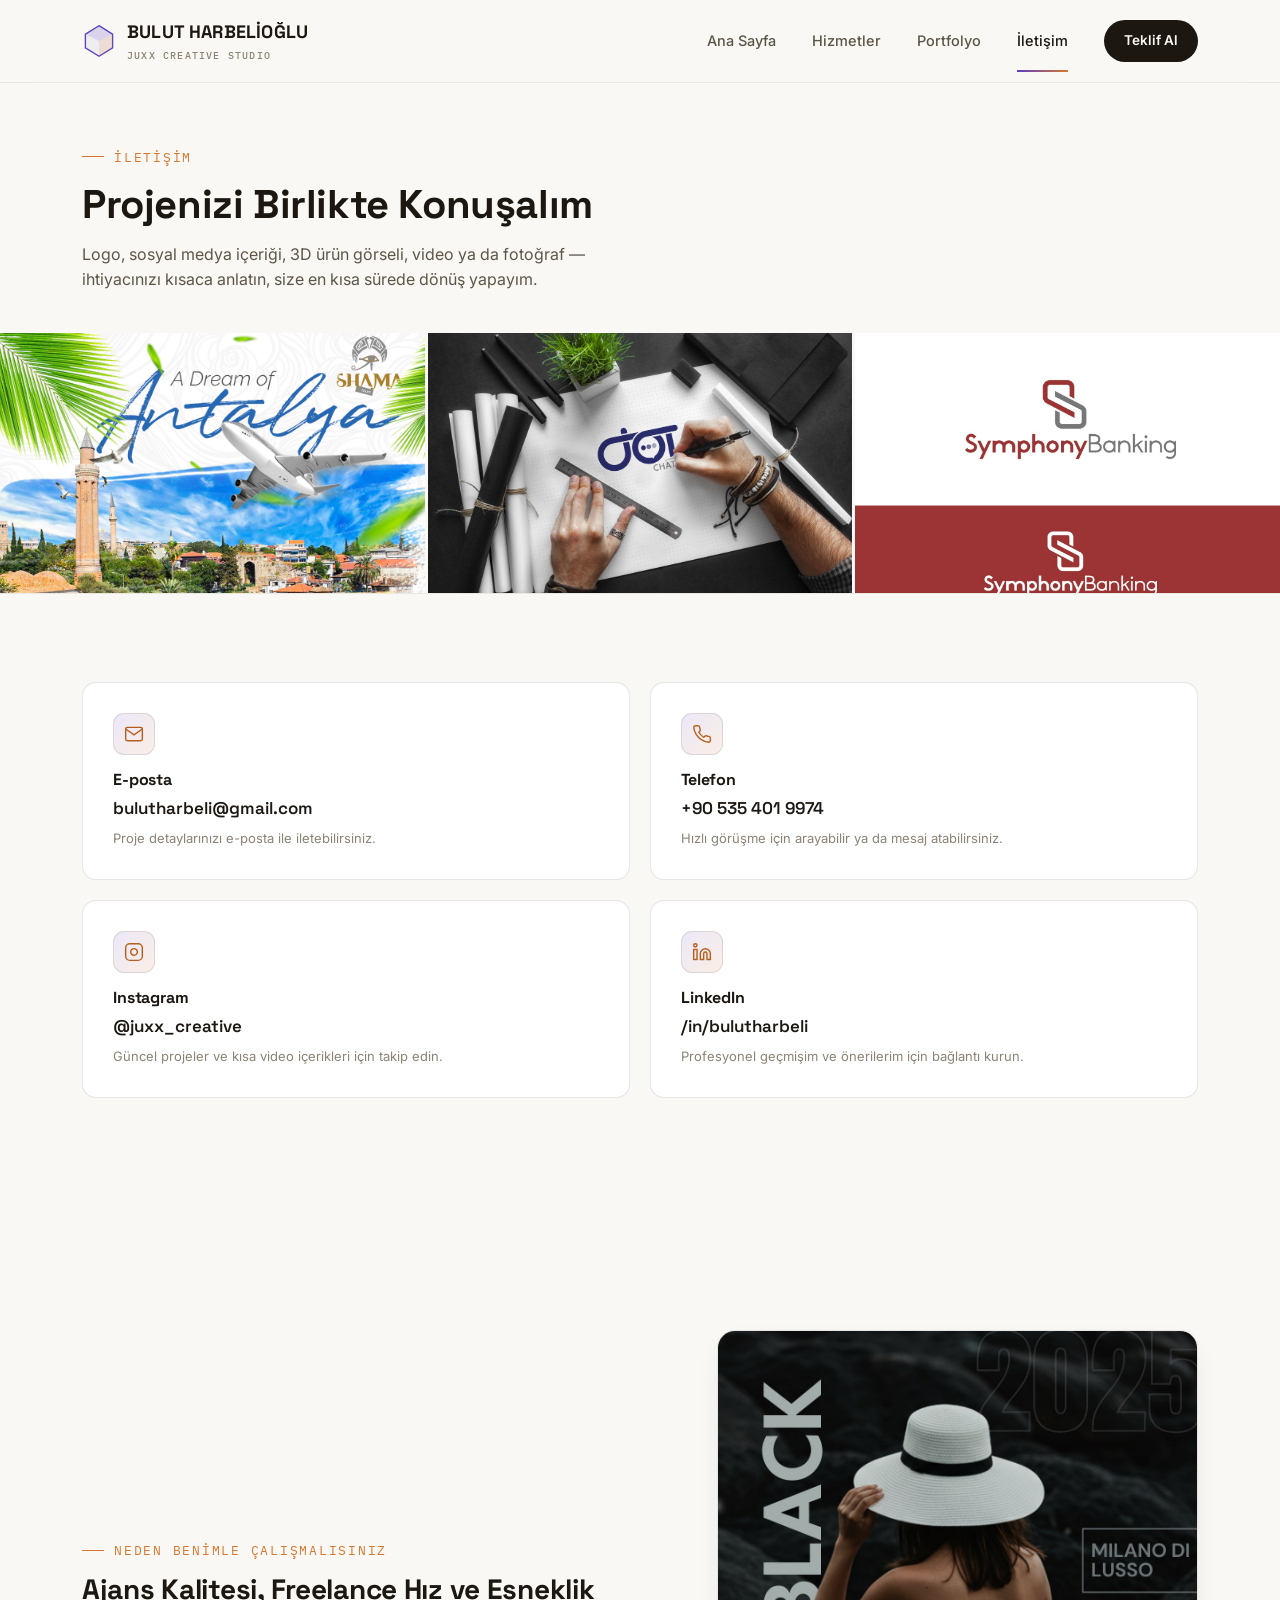
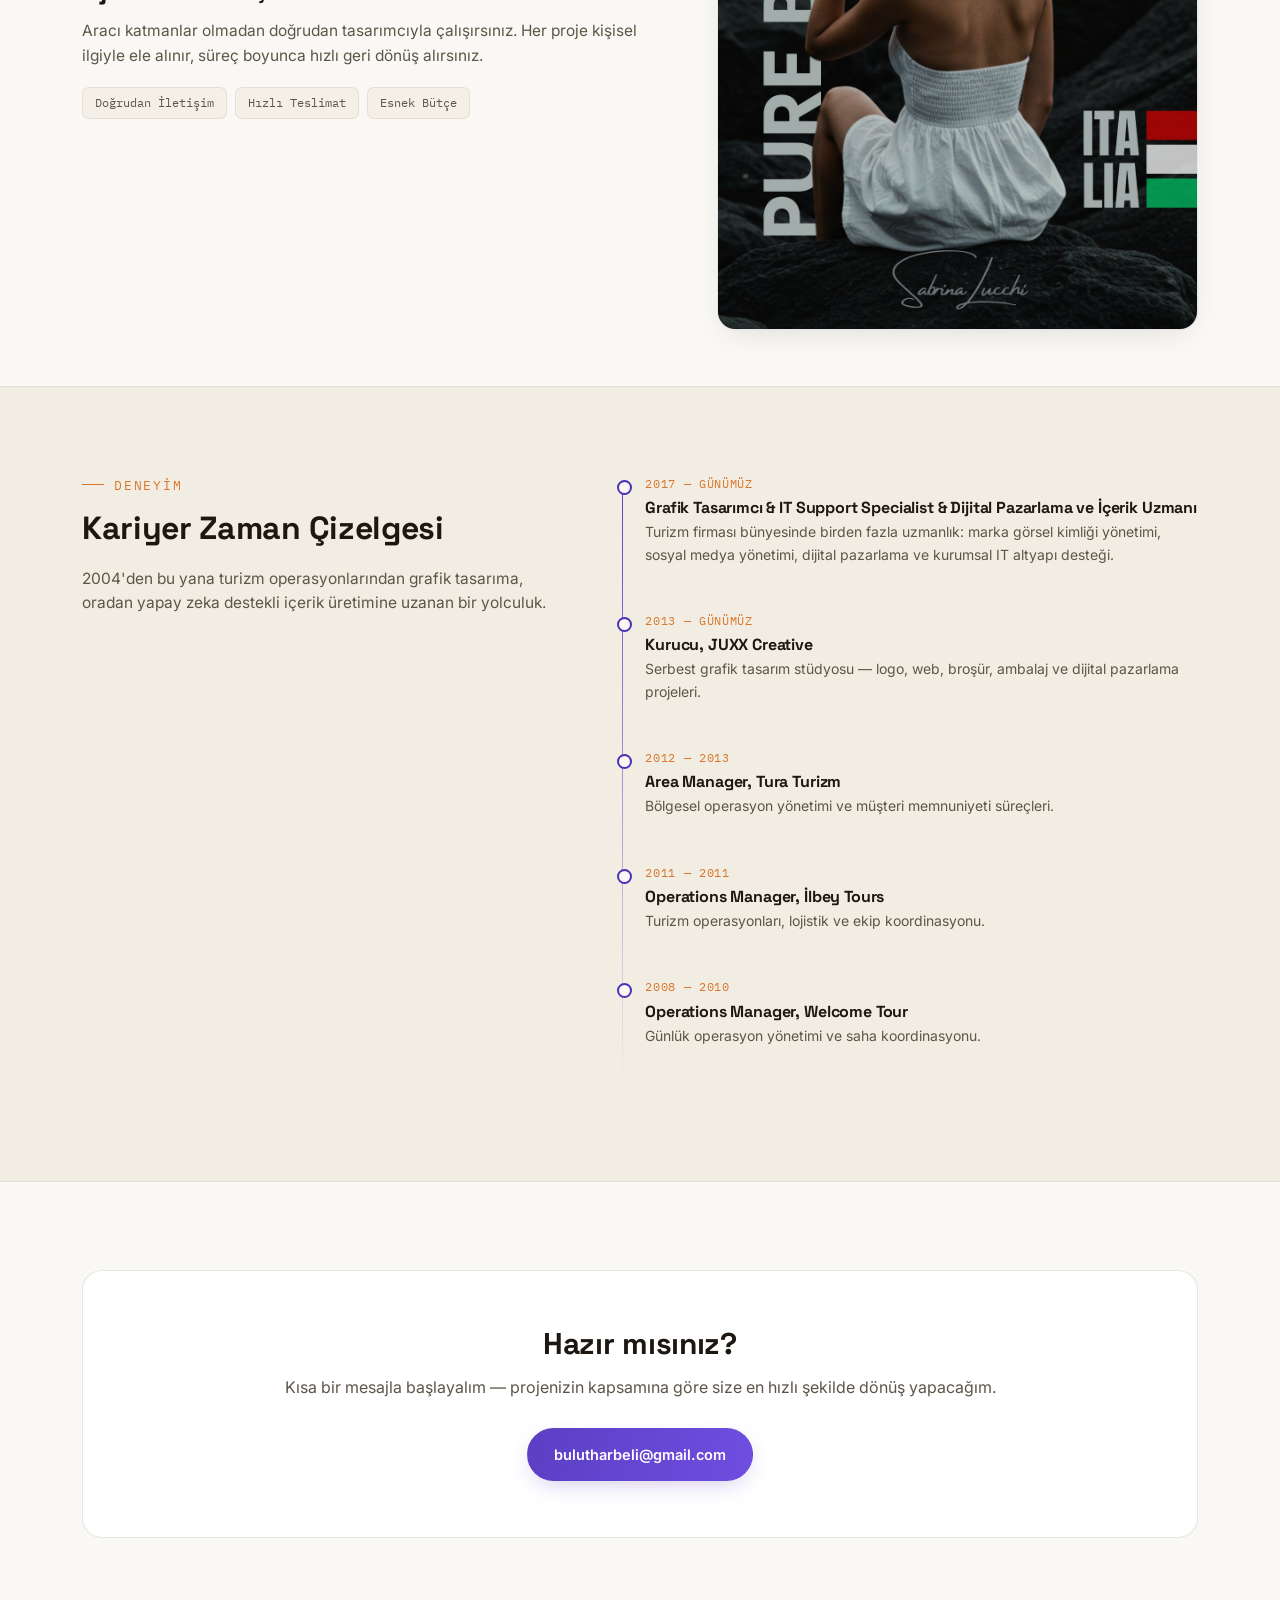
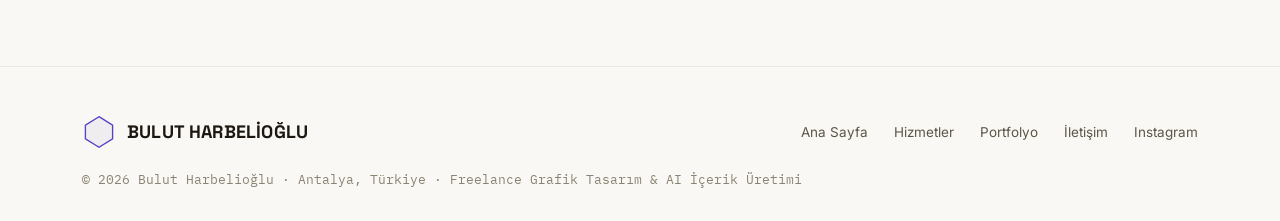
<file: iletisim.html>
<!DOCTYPE html>
<html lang="tr">
<head>
<meta charset="UTF-8">
<meta name="viewport" content="width=device-width, initial-scale=1.0">
<title>İletişim — Bulut Harbelioğlu</title>
<meta name="description" content="Projeniz için Bulut Harbelioğlu ile iletişime geçin — e-posta, telefon, Instagram ve LinkedIn üzerinden ulaşabilirsiniz.">
<link rel="stylesheet" href="style.css">
</head>
<body>

<header class="site-header">
  <div class="nav-inner">
    <a href="index.html" class="logo-mark">
      <span class="logo-glyph">
        <svg viewBox="0 0 40 40" fill="none">
          <defs>
            <linearGradient id="lg1" x1="0" y1="0" x2="40" y2="40">
              <stop offset="0" stop-color="#5b3fc4"/>
              <stop offset="1" stop-color="#d9772e"/>
            </linearGradient>
          </defs>
          <polygon points="20,2 36,12 36,28 20,38 4,28 4,12" stroke="url(#lg1)" stroke-width="1.6" fill="rgba(91,63,196,0.06)"/>
          <polygon points="20,2 36,12 20,20 4,12" fill="rgba(91,63,196,0.15)"/>
          <polygon points="20,20 36,12 36,28 20,38" fill="rgba(217,119,46,0.15)"/>
          <line x1="20" y1="2" x2="20" y2="38" stroke="url(#lg1)" stroke-width="0.8"/>
        </svg>
      </span>
      <span>BULUT HARBELİOĞLU<span class="sub">JUXX CREATIVE STUDIO</span></span>
    </a>
    <nav class="main-nav">
      <a href="index.html">Ana Sayfa</a>
      <a href="hizmetler.html">Hizmetler</a>
      <a href="portfolyo.html">Portfolyo</a>
      <a href="iletisim.html" class="active">İletişim</a>
      <a href="iletisim.html" class="nav-cta">Teklif Al</a>
    </nav>
  </div>
</header>

<section class="page-hero">
  <div class="wrap">
    <div class="eyebrow">İletişim</div>
    <h1>Projenizi Birlikte Konuşalım</h1>
    <p>Logo, sosyal medya içeriği, 3D ürün görseli, video ya da fotoğraf — ihtiyacınızı kısaca anlatın, size en kısa sürede dönüş yapayım.</p>
  </div>
  <div class="page-hero-imgrow">
    <img src="assets/work/kurumsal/antalya_dream.jpg" alt="Banner">
    <img src="assets/work/logo/dot.jpg" alt="body-banner">
    <img src="assets/work/logo/symphonybanking.jpg" alt="Symphony Banking logo tasarımı">
  </div>
</section>

<section>
  <div class="wrap">
    <div class="contact-grid">

      <div class="contact-card">
        <div class="ic"><svg viewBox="0 0 24 24" fill="none" stroke-width="1.7"><path d="M4 4h16v16H4z" opacity="0"/><path d="M22 6 12 13 2 6"/><rect x="2" y="4" width="20" height="16" rx="2"/></svg></div>
        <h3>E-posta</h3>
        <a class="big" href="mailto:bulutharbeli@gmail.com">bulutharbeli@gmail.com</a>
        <p>Proje detaylarınızı e-posta ile iletebilirsiniz.</p>
      </div>

      <div class="contact-card">
        <div class="ic"><svg viewBox="0 0 24 24" fill="none" stroke-width="1.7"><path d="M22 16.92v3a2 2 0 0 1-2.18 2 19.79 19.79 0 0 1-8.63-3.07 19.5 19.5 0 0 1-6-6 19.79 19.79 0 0 1-3.07-8.67A2 2 0 0 1 4.11 2h3a2 2 0 0 1 2 1.72c.127.96.361 1.903.7 2.81a2 2 0 0 1-.45 2.11L8.09 9.91a16 16 0 0 0 6 6l1.27-1.27a2 2 0 0 1 2.11-.45c.907.339 1.85.573 2.81.7A2 2 0 0 1 22 16.92z"/></svg></div>
        <h3>Telefon</h3>
        <a class="big" href="tel:+905354019974">+90 535 401 9974</a>
        <p>Hızlı görüşme için arayabilir ya da mesaj atabilirsiniz.</p>
      </div>

      <div class="contact-card">
        <div class="ic"><svg viewBox="0 0 24 24" fill="none" stroke-width="1.7"><rect x="2" y="2" width="20" height="20" rx="5"/><path d="M16 11.37A4 4 0 1 1 12.63 8 4 4 0 0 1 16 11.37z"/><path d="M17.5 6.5h.01"/></svg></div>
        <h3>Instagram</h3>
        <a class="big" href="https://www.instagram.com/juxx_creative/" target="_blank">@juxx_creative</a>
        <p>Güncel projeler ve kısa video içerikleri için takip edin.</p>
      </div>

      <div class="contact-card">
        <div class="ic"><svg viewBox="0 0 24 24" fill="none" stroke-width="1.7"><path d="M16 8a6 6 0 0 1 6 6v7h-4v-7a2 2 0 0 0-2-2 2 2 0 0 0-2 2v7h-4v-7a6 6 0 0 1 6-6z"/><rect x="2" y="9" width="4" height="12"/><circle cx="4" cy="4" r="2"/></svg></div>
        <h3>LinkedIn</h3>
        <a class="big" href="https://www.linkedin.com/in/bulutharbeli/" target="_blank">/in/bulutharbeli</a>
        <p>Profesyonel geçmişim ve önerilerim için bağlantı kurun.</p>
      </div>

    </div>
  </div>
</section>

<section style="padding-bottom:0;">
  <div class="wrap">
    <div class="feature-row" style="border-bottom:none;">
      <div class="feature-text">
        <div class="eyebrow">Neden Benimle Çalışmalısınız</div>
        <h3>Ajans Kalitesi, Freelance Hız ve Esneklik</h3>
        <p>Aracı katmanlar olmadan doğrudan tasarımcıyla çalışırsınız. Her proje kişisel ilgiyle ele alınır, süreç boyunca hızlı geri dönüş alırsınız.</p>
        <div class="feature-tags"><span>Doğrudan İletişim</span><span>Hızlı Teslimat</span><span>Esnek Bütçe</span></div>
      </div>
      <div class="feature-img"><img src="assets/work/photo/cool_black.jpg" alt="Pure Black Italia moda fotoğrafçılığı örneği"></div>
    </div>
  </div>
</section>

<section style="background:var(--bg-alt); border-top:1px solid var(--border-soft); border-bottom:1px solid var(--border-soft);">
  <div class="wrap about-split">
    <div>
      <div class="eyebrow">Deneyim</div>
      <h2>Kariyer Zaman Çizelgesi</h2>
      <p style="margin-bottom:0;">2004'den bu yana turizm operasyonlarından grafik tasarıma, oradan yapay zeka destekli içerik üretimine uzanan bir yolculuk.</p>
    </div>
    <div class="timeline">
      <div class="tl-item">
        <div class="date">2017 — GÜNÜMÜZ</div>
        <h4>Grafik Tasarımcı & IT Support Specialist & Dijital Pazarlama ve İçerik Uzmanı</h4>
        <p>Turizm firması bünyesinde birden fazla uzmanlık: marka görsel kimliği yönetimi, sosyal medya yönetimi, dijital pazarlama ve kurumsal IT altyapı desteği.</p>
      </div>
      <div class="tl-item">
        <div class="date">2013 — GÜNÜMÜZ</div>
        <h4>Kurucu, JUXX Creative</h4>
        <p>Serbest grafik tasarım stüdyosu — logo, web, broşür, ambalaj ve dijital pazarlama projeleri.</p>
      </div>
      <div class="tl-item">
        <div class="date">2012 — 2013</div>
        <h4>Area Manager, Tura Turizm</h4>
        <p>Bölgesel operasyon yönetimi ve müşteri memnuniyeti süreçleri.</p>
      </div>
      <div class="tl-item">
        <div class="date">2011 — 2011</div>
        <h4>Operations Manager, İlbey Tours</h4>
        <p>Turizm operasyonları, lojistik ve ekip koordinasyonu.</p>
      </div>
      <div class="tl-item">
        <div class="date">2008 — 2010</div>
        <h4>Operations Manager, Welcome Tour</h4>
        <p>Günlük operasyon yönetimi ve saha koordinasyonu.</p>
      </div>
    </div>
  </div>
</section>

<section>
  <div class="wrap">
    <div class="cta-band">
      <h2>Hazır mısınız?</h2>
      <p>Kısa bir mesajla başlayalım — projenizin kapsamına göre size en hızlı şekilde dönüş yapacağım.</p>
      <a href="mailto:bulutharbeli@gmail.com" class="btn btn-primary">bulutharbeli@gmail.com</a>
    </div>
  </div>
</section>

<footer>
  <div class="wrap">
    <div class="footer-inner">
      <div class="logo-mark">
        <span class="logo-glyph">
          <svg viewBox="0 0 40 40" fill="none">
            <polygon points="20,2 36,12 36,28 20,38 4,28 4,12" stroke="#5b3fc4" stroke-width="1.6" fill="rgba(91,63,196,0.06)"/>
          </svg>
        </span>
        <span>BULUT HARBELİOĞLU</span>
      </div>
      <div class="footer-links">
        <a href="index.html">Ana Sayfa</a>
        <a href="hizmetler.html">Hizmetler</a>
        <a href="portfolyo.html">Portfolyo</a>
        <a href="iletisim.html">İletişim</a>
        <a href="https://www.instagram.com/juxx_creative/" target="_blank">Instagram</a>
      </div>
    </div>
    <div class="footer-note">© 2026 Bulut Harbelioğlu · Antalya, Türkiye · Freelance Grafik Tasarım & AI İçerik Üretimi</div>
  </div>
</footer>

<script src="script.js"></script>
</body>
</html>
</file>
<file: style.css>
/* ============================================
   BULUT HARBELİOĞLU — FREELANCE PORTFOLYO
   ============================================ */

@import url('https://fonts.googleapis.com/css2?family=Space+Grotesk:wght@500;600;700&family=Inter:wght@400;500;600;700&family=IBM+Plex+Mono:wght@500;600&display=swap');

:root{
  --bg: #faf8f4;
  --bg-alt: #f2ede3;
  --surface: #ffffff;
  --surface-2: #f4f0e8;
  --border: rgba(20,16,10,0.10);
  --border-soft: rgba(20,16,10,0.07);
  --text: #1c1710;
  --text-dim: #5c5648;
  --text-faint: #8b8474;
  --violet: #5b3fc4;
  --violet-bright: #4a2fb8;
  --amber: #d9772e;
  --amber-soft: #b85f1e;
  --radius: 14px;
  --maxw: 1180px;
  --shadow: 0 10px 30px -12px rgba(28,23,16,0.15);
}

*{ box-sizing:border-box; margin:0; padding:0; }

html{ scroll-behavior:smooth; }

body{
  background:var(--bg);
  color:var(--text);
  font-family:'Inter',sans-serif;
  line-height:1.6;
  -webkit-font-smoothing:antialiased;
  overflow-x:hidden;
}

h1,h2,h3,h4{
  font-family:'Space Grotesk',sans-serif;
  font-weight:700;
  line-height:1.12;
  letter-spacing:-0.01em;
}

a{ color:inherit; text-decoration:none; }
img{ max-width:100%; display:block; }
ul{ list-style:none; }

.wrap{
  max-width:var(--maxw);
  margin:0 auto;
  padding:0 32px;
}

.eyebrow{
  font-family:'IBM Plex Mono',monospace;
  font-size:12.5px;
  letter-spacing:0.14em;
  text-transform:uppercase;
  color:var(--amber);
  display:flex;
  align-items:center;
  gap:10px;
  margin-bottom:16px;
}
.eyebrow::before{
  content:"";
  width:22px; height:1px;
  background:var(--amber);
  display:inline-block;
}

/* ---------- Faceted background motif ---------- */
.facet-bg{
  position:absolute; inset:0;
  overflow:hidden;
  pointer-events:none;
  z-index:0;
}
.facet-bg svg{ position:absolute; opacity:0.5; }

/* ---------- Header / Nav ---------- */
header.site-header{
  position:sticky; top:0; z-index:100;
  background:rgba(250,248,244,0.86);
  backdrop-filter:blur(14px);
  border-bottom:1px solid var(--border-soft);
}
.nav-inner{
  max-width:var(--maxw);
  margin:0 auto;
  padding:18px 32px;
  display:flex;
  align-items:center;
  justify-content:space-between;
}
.logo-mark{
  display:flex; align-items:center; gap:11px;
  font-family:'Space Grotesk',sans-serif;
  font-weight:700;
  font-size:18px;
  letter-spacing:0.01em;
}
.logo-glyph{
  width:34px; height:34px;
  display:grid; place-items:center;
  position:relative;
}
.logo-glyph svg{ width:100%; height:100%; }
.logo-mark .sub{
  display:block;
  font-family:'IBM Plex Mono',monospace;
  font-size:10px;
  font-weight:500;
  letter-spacing:0.12em;
  color:var(--text-faint);
  margin-top:1px;
}
nav.main-nav{
  display:flex; align-items:center; gap:36px;
}
nav.main-nav a{
  font-size:14.5px;
  font-weight:500;
  color:var(--text-dim);
  transition:color 0.2s;
  position:relative;
}
nav.main-nav a:hover, nav.main-nav a.active{ color:var(--text); }
nav.main-nav a.active::after{
  content:"";
  position:absolute; left:0; right:0; bottom:-20px;
  height:2px;
  background:linear-gradient(90deg,var(--violet),var(--amber));
}
.nav-cta{
  padding:10px 20px;
  border-radius:999px;
  background:var(--text);
  color:var(--bg) !important;
  font-weight:600 !important;
  font-size:13.5px !important;
}
.nav-cta:hover{ background:var(--amber-soft); }
.burger{ display:none; }

/* ---------- Hero ---------- */
.hero{
  position:relative;
  padding:96px 0 88px;
  border-bottom:1px solid var(--border-soft);
  overflow:hidden;
}
.hero-grid{
  display:grid;
  grid-template-columns:1.15fr 0.85fr;
  gap:56px;
  align-items:center;
  position:relative; z-index:1;
}
.hero h1{
  font-size:53px;
  margin-bottom:22px;
}
.hero h1 .accent{
  background:linear-gradient(100deg,var(--violet-bright),var(--amber-soft));
  -webkit-background-clip:text;
  background-clip:text;
  color:transparent;
}
.hero p.lead{
  font-size:17.5px;
  color:var(--text-dim);
  max-width:520px;
  margin-bottom:34px;
}
.hero-actions{ display:flex; gap:14px; flex-wrap:wrap; }
.btn{
  display:inline-flex; align-items:center; gap:8px;
  padding:14px 26px;
  border-radius:999px;
  font-weight:600;
  font-size:14.5px;
  transition:all 0.2s;
  border:1px solid transparent;
  cursor:pointer;
}
.btn-primary{
  background:linear-gradient(100deg,var(--violet),#6f4ee0);
  color:#fff;
  box-shadow:0 8px 24px -8px rgba(91,63,196,0.32);
}
.btn-primary:hover{ transform:translateY(-2px); box-shadow:0 12px 28px -8px rgba(91,63,196,0.4); }
.btn-ghost{
  border-color:var(--border);
  color:var(--text);
}
.btn-ghost:hover{ border-color:var(--text-dim); background:var(--surface); }

.hero-stats{
  display:flex;
  gap:34px;
  margin-top:44px;
  padding-top:28px;
  border-top:1px solid var(--border-soft);
}
.stat b{
  display:block;
  font-family:'Space Grotesk',sans-serif;
  font-size:27px;
  background:linear-gradient(100deg,var(--violet-bright),var(--amber-soft));
  -webkit-background-clip:text; background-clip:text; color:transparent;
}
.stat span{ font-size:12.5px; color:var(--text-faint); }

.hero-visual{
  position:relative;
  border-radius:20px;
  overflow:hidden;
  border:1px solid var(--border);
  box-shadow:var(--shadow);
  background:var(--surface);
}
.hero-visual img{
  width:100%;
  display:block;
  aspect-ratio:4/5;
  object-fit:cover;
  object-position:center top;
}
.hero-visual .hv-tag{
  position:absolute; left:18px; bottom:18px;
  background:rgba(250,248,244,0.92);
  backdrop-filter:blur(6px);
  padding:10px 16px;
  border-radius:10px;
  border:1px solid var(--border);
  font-family:'IBM Plex Mono',monospace;
  font-size:12px;
  color:var(--text);
  box-shadow:var(--shadow);
}
.hero-visual .hv-tag b{ color:var(--violet); }
.hero-thumbs{
  display:grid;
  grid-template-columns:1fr 1fr;
  gap:12px;
  margin-top:12px;
}
.hero-thumbs img{
  width:100%;
  aspect-ratio:1/1;
  object-fit:cover;
  border-radius:12px;
  border:1px solid var(--border);
  box-shadow:var(--shadow);
}

/* ---------- Section basics ---------- */
section{ padding:88px 0; }
.section-head{
  display:flex;
  justify-content:space-between;
  align-items:flex-end;
  margin-bottom:44px;
  gap:24px;
  flex-wrap:wrap;
}
.section-head h2{ font-size:34px; }
.section-head p{ color:var(--text-dim); font-size:15px; max-width:440px; }

/* ---------- Service cards ---------- */
.svc-grid{
  display:grid;
  grid-template-columns:repeat(3,1fr);
  gap:20px;
}
.svc-card{
  background:var(--surface);
  border:1px solid var(--border);
  border-radius:var(--radius);
  padding:28px 26px;
  transition:border-color 0.25s, transform 0.25s;
}
.svc-card:hover{ border-color:rgba(91,63,196,0.35); transform:translateY(-3px); }
.svc-icon{
  width:44px; height:44px;
  border-radius:11px;
  display:grid; place-items:center;
  background:linear-gradient(135deg,rgba(91,63,196,0.12),rgba(217,119,46,0.12));
  border:1px solid var(--border);
  margin-bottom:18px;
}
.svc-icon svg{ width:22px; height:22px; stroke:var(--violet-bright); }
.svc-card h3{ font-size:18px; margin-bottom:10px; }
.svc-card p{ color:var(--text-dim); font-size:14px; margin-bottom:14px; }
.svc-tags{ display:flex; flex-wrap:wrap; gap:7px; }
.svc-tags span{
  font-family:'IBM Plex Mono',monospace;
  font-size:11px;
  padding:4px 9px;
  border-radius:6px;
  background:var(--surface-2);
  color:var(--text-faint);
  border:1px solid var(--border-soft);
}

/* ---------- Portfolio grid ---------- */
.filter-bar{
  display:flex; flex-wrap:wrap; gap:10px;
  margin-bottom:38px;
}
.filter-btn{
  padding:9px 18px;
  border-radius:999px;
  border:1px solid var(--border);
  background:transparent;
  color:var(--text-dim);
  font-size:13.5px;
  font-weight:500;
  cursor:pointer;
  transition:all 0.2s;
  font-family:'Inter',sans-serif;
}
.filter-btn:hover{ color:var(--text); border-color:var(--text-dim); }
.filter-btn.active{
  background:var(--text);
  color:var(--bg);
  border-color:var(--text);
}

.masonry{
  display:grid;
  grid-template-columns:repeat(4, 1fr);
  gap:20px;
}
.mitem{
  border-radius:14px;
  overflow:hidden;
  border:1px solid var(--border);
  position:relative;
  cursor:pointer;
  background:var(--surface);
  box-shadow:var(--shadow);
  transition:transform 0.25s, box-shadow 0.25s;
  display:flex;
  flex-direction:column;
}
.mitem:hover{ transform:translateY(-4px); box-shadow:0 16px 34px -14px rgba(28,23,16,0.25); }
.mitem .img-wrap{
  width:100%;
  aspect-ratio:3/4;
  overflow:hidden;
  background:var(--surface-2);
}
.mitem img{ width:100%; height:100%; object-fit:cover; display:block; transition:transform 0.4s; }
.mitem:hover img{ transform:scale(1.05); }
.mitem .cap{
  padding:12px 14px 13px;
  border-top:1px solid var(--border-soft);
}
.mitem .cap b{ font-size:13.5px; display:block; color:var(--text); }
.mitem .cap span{ font-size:10.5px; color:var(--amber-soft); font-family:'IBM Plex Mono',monospace; letter-spacing:0.04em; }
.mitem.hide{ display:none; }

/* Lightbox */
.lightbox{
  position:fixed; inset:0; z-index:1000;
  background:rgba(4,4,7,0.94);
  display:none;
  align-items:center; justify-content:center;
  padding:40px;
}
.lightbox.open{ display:flex; }
.lightbox img{ max-width:min(900px,90vw); max-height:82vh; border-radius:10px; }
.lightbox-close{
  position:absolute; top:28px; right:36px;
  width:42px; height:42px;
  border-radius:50%;
  border:1px solid var(--border);
  background:var(--surface);
  color:var(--text);
  font-size:20px;
  cursor:pointer;
  display:grid; place-items:center;
}
.lightbox .lb-cap{
  position:absolute; bottom:36px; left:50%; transform:translateX(-50%);
  text-align:center;
  font-family:'IBM Plex Mono',monospace; font-size:12px; color:var(--text-dim);
}

/* ---------- About / process ---------- */
.about-split{
  display:grid;
  grid-template-columns:0.9fr 1.1fr;
  gap:60px;
  align-items:start;
}
.about-split h2{ font-size:32px; margin-bottom:20px; }
.about-split p{ color:var(--text-dim); font-size:15.5px; margin-bottom:16px; }
.skill-list{ display:flex; flex-direction:column; gap:0; }
.skill-row{
  display:flex; justify-content:space-between; align-items:center;
  padding:16px 0;
  border-bottom:1px solid var(--border-soft);
}
.skill-row:first-child{ padding-top:0; }
.skill-row b{ font-family:'Space Grotesk',sans-serif; font-size:15px; font-weight:600; }
.skill-row span{ color:var(--text-faint); font-size:13px; font-family:'IBM Plex Mono',monospace; }

/* ---------- Timeline ---------- */
.timeline{ position:relative; padding-left:28px; }
.timeline::before{
  content:""; position:absolute; left:5px; top:6px; bottom:6px; width:1px;
  background:linear-gradient(var(--violet),transparent);
}
.tl-item{ position:relative; padding-bottom:30px; }
.tl-item::before{
  content:""; position:absolute; left:-28px; top:5px;
  width:11px; height:11px; border-radius:50%;
  background:var(--bg); border:2px solid var(--violet-bright);
}
.tl-item .date{ font-family:'IBM Plex Mono',monospace; font-size:11.5px; color:var(--amber); letter-spacing:0.06em; }
.tl-item h4{ font-size:16px; margin:6px 0 4px; }
.tl-item p{ color:var(--text-dim); font-size:14px; }

/* ---------- CTA band ---------- */
.cta-band{
  background:var(--surface);
  border:1px solid var(--border);
  border-radius:20px;
  padding:56px;
  text-align:center;
  position:relative;
  overflow:hidden;
}
.cta-band h2{ font-size:30px; margin-bottom:14px; }
.cta-band p{ color:var(--text-dim); margin-bottom:28px; }

/* ---------- Footer ---------- */
footer{
  border-top:1px solid var(--border-soft);
  padding:48px 0 32px;
  margin-top:40px;
}
.footer-inner{
  display:flex; justify-content:space-between; align-items:center;
  flex-wrap:wrap; gap:20px;
}
.footer-links{ display:flex; gap:26px; }
.footer-links a{ color:var(--text-dim); font-size:13.5px; }
.footer-links a:hover{ color:var(--text); }
.footer-note{ color:var(--text-faint); font-size:12.5px; margin-top:20px; font-family:'IBM Plex Mono',monospace; }

/* ---------- Page hero (inner pages) ---------- */
.page-hero{
  padding:64px 0 0;
  border-bottom:1px solid var(--border-soft);
  position:relative;
  overflow:hidden;
}
.page-hero h1{ font-size:40px; margin-bottom:14px; position:relative; z-index:1; }
.page-hero p{ color:var(--text-dim); font-size:16px; max-width:560px; position:relative; z-index:1; margin-bottom:40px; }
.page-hero-imgrow{
  display:grid;
  grid-template-columns:repeat(3,1fr);
  gap:3px;
  height:260px;
}
.page-hero-imgrow img{ width:100%; height:100%; object-fit:cover; display:block; }

/* ---------- Contact page ---------- */
.contact-grid{
  display:grid;
  grid-template-columns:1fr 1fr;
  gap:20px;
}
.contact-card{
  background:var(--surface);
  border:1px solid var(--border);
  border-radius:var(--radius);
  padding:30px;
  transition:border-color 0.2s, transform .2s;
}
.contact-card:hover{ border-color:rgba(91,63,196,0.3); transform:translateY(-2px); }
.contact-card .ic{
  width:42px; height:42px; border-radius:11px;
  background:linear-gradient(135deg,rgba(91,63,196,0.12),rgba(217,119,46,0.12));
  display:grid; place-items:center; margin-bottom:16px;
  border:1px solid var(--border);
}
.contact-card .ic svg{ width:20px; height:20px; stroke:var(--amber-soft); }
.contact-card h3{ font-size:16px; margin-bottom:6px; }
.contact-card a.big{ font-family:'Space Grotesk',sans-serif; font-size:17px; font-weight:600; color:var(--text); }
.contact-card p{ color:var(--text-faint); font-size:13px; margin-top:6px; }

.process-strip{
  display:grid; grid-template-columns:repeat(4,1fr); gap:16px; margin-top:20px;
}
.process-step{
  padding:22px 18px; border:1px solid var(--border); border-radius:12px; background:var(--bg-alt);
}
.process-step .num{
  font-family:'Space Grotesk',sans-serif; font-size:22px; font-weight:700;
  color:var(--violet-bright); margin-bottom:10px;
}
.process-step h4{ font-size:14.5px; margin-bottom:6px; }
.process-step p{ font-size:12.5px; color:var(--text-faint); }

/* ---------- Editorial feature rows (large images) ---------- */
.feature-row{
  display:grid;
  grid-template-columns:1.1fr 0.9fr;
  gap:48px;
  align-items:center;
  padding:56px 0;
  border-bottom:1px solid var(--border-soft);
}
.feature-row.reverse{ grid-template-columns:0.9fr 1.1fr; }
.feature-row.reverse .feature-text{ order:2; }
.feature-row.reverse .feature-img{ order:1; }
.feature-img{
  border-radius:18px;
  overflow:hidden;
  border:1px solid var(--border);
  box-shadow:var(--shadow);
  background:var(--surface);
}
.feature-img img{ width:100%; display:block; }
.feature-text .eyebrow{ margin-bottom:14px; }
.feature-text h3{ font-size:28px; margin-bottom:14px; }
.feature-text p{ color:var(--text-dim); font-size:15.5px; margin-bottom:18px; }
.feature-tags{ display:flex; flex-wrap:wrap; gap:8px; }
.feature-tags span{
  font-family:'IBM Plex Mono',monospace; font-size:11.5px;
  padding:6px 12px; border-radius:7px;
  background:var(--surface-2); color:var(--text-dim);
  border:1px solid var(--border-soft);
}

/* ---------- Big gallery cards (portfolio page) ---------- */
.gallery-grid{
  display:grid;
  grid-template-columns:1fr 1fr;
  gap:28px;
}
.gallery-grid.wide{ grid-template-columns:1fr; }
.gcard{
  border-radius:16px;
  overflow:hidden;
  border:1px solid var(--border);
  background:var(--surface);
  box-shadow:var(--shadow);
  cursor:pointer;
  transition:transform .25s, box-shadow .25s;
}
.gcard:hover{ transform:translateY(-4px); box-shadow:0 18px 36px -16px rgba(28,23,16,0.28); }
.gcard img{ width:100%; display:block; }
.gcard .gcap{ padding:16px 20px 18px; border-top:1px solid var(--border-soft); display:flex; justify-content:space-between; align-items:center; }
.gcard .gcap b{ font-size:16px; }
.gcard .gcap span{ font-size:10.5px; color:var(--amber-soft); font-family:'IBM Plex Mono',monospace; letter-spacing:.04em; }
.gcard.hide{ display:none; }

/* Video cards */
.gcard video{ width:100%; display:block; background:#000; }
.gcard .vwrap{ position:relative; }
.gcard .vwrap::after{
  content:"▶";
  position:absolute; top:16px; right:16px;
  width:34px; height:34px; border-radius:50%;
  background:rgba(28,23,16,0.55); color:#fff;
  display:flex; align-items:center; justify-content:center;
  font-size:12px; pointer-events:none;
}
.gcard .vwrap.playing::after{ display:none; }
@media (max-width:920px){
  .feature-row, .feature-row.reverse{ grid-template-columns:1fr; gap:24px; }
  .feature-row.reverse .feature-text{ order:1; }
  .feature-row.reverse .feature-img{ order:2; }
  .gallery-grid{ grid-template-columns:1fr; }
  nav.main-nav{ display:none; }
  .hero-grid{ grid-template-columns:1fr; }
  .hero h1{ font-size:38px; }
  .about-split{ grid-template-columns:1fr; }
  .svc-grid{ grid-template-columns:1fr 1fr; }
  .contact-grid{ grid-template-columns:1fr; }
  .process-strip{ grid-template-columns:1fr 1fr; }
  .masonry{ grid-template-columns:repeat(2, 1fr); }
}
@media (max-width:600px){
  .wrap{ padding:0 20px; }
  .hero{ padding:56px 0 48px; }
  .hero h1{ font-size:30px; }
  .hero-stats{ gap:22px; flex-wrap:wrap; }
  .svc-grid{ grid-template-columns:1fr; }
  section{ padding:56px 0; }
  .cta-band{ padding:36px 22px; }
  .masonry{ grid-template-columns:1fr 1fr; gap:12px; }
  .process-strip{ grid-template-columns:1fr; }
}
</file>
